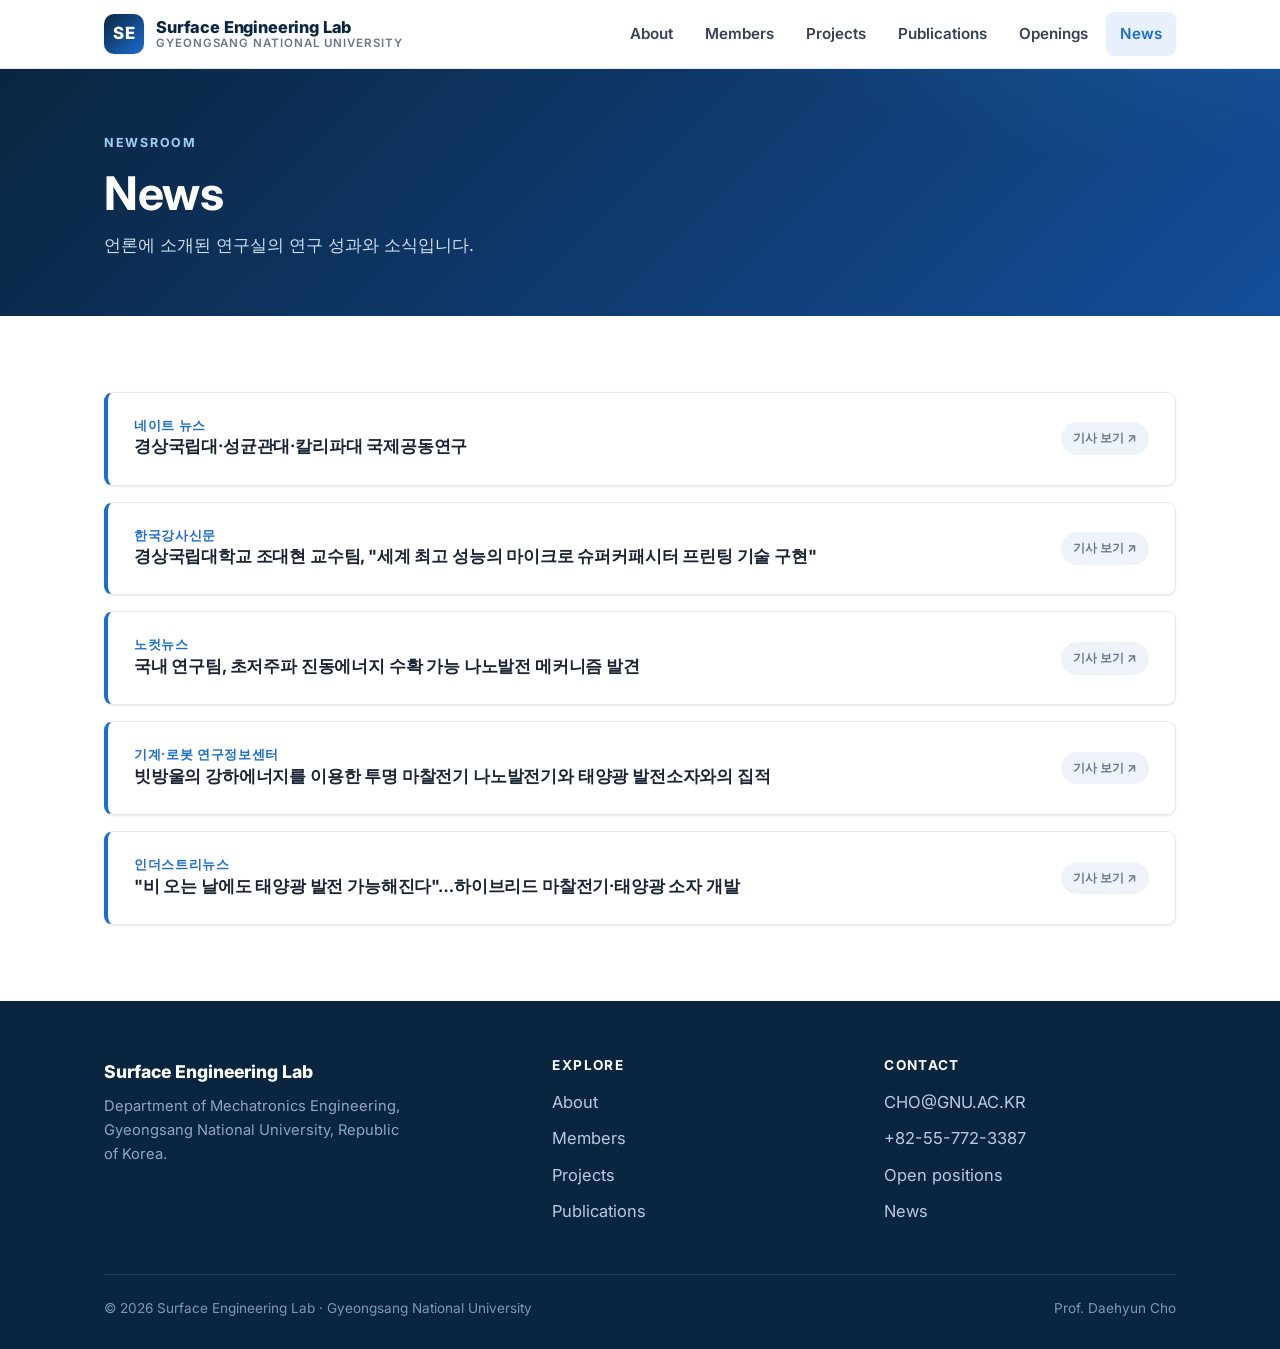
<file: news.html>
<!DOCTYPE html>
<html lang="en">
<head>
<meta charset="UTF-8" />
<meta name="viewport" content="width=device-width, initial-scale=1.0" />
<title>News · Surface Engineering Lab</title>
<meta name="description" content="News and media coverage of the Surface Engineering Laboratory at Gyeongsang National University." />
<link rel="preconnect" href="https://fonts.googleapis.com" />
<link rel="preconnect" href="https://fonts.gstatic.com" crossorigin />
<link href="https://fonts.googleapis.com/css2?family=Inter:wght@400;500;600;700;800&display=swap" rel="stylesheet" />
<link rel="stylesheet" href="style.css" />
</head>
<body>

<header class="site-header">
  <nav class="nav">
    <a class="brand" href="index.html">
      <span class="logo">SE</span>
      <span class="brand-text">
        <span class="name">Surface Engineering Lab</span>
        <span class="sub">Gyeongsang National University</span>
      </span>
    </a>
    <button class="nav-toggle" aria-label="Toggle menu" onclick="document.getElementById('menu').classList.toggle('open')">
      <span></span><span></span><span></span>
    </button>
    <ul class="nav-links" id="menu">
      <li><a href="index.html">About</a></li>
      <li><a href="members.html">Members</a></li>
      <li><a href="projects.html">Projects</a></li>
      <li><a href="publications.html">Publications</a></li>
      <li><a href="openings.html">Openings</a></li>
      <li><a href="news.html" class="active">News</a></li>
    </ul>
  </nav>
</header>

<div class="page-head">
  <div class="container">
    <div class="kicker">Newsroom</div>
    <h1>News</h1>
    <p>언론에 소개된 연구실의 연구 성과와 소식입니다.</p>
  </div>
</div>

<section>
  <div class="container">
    <div class="grid" style="gap:16px">

      <a class="news-item" href="https://news.nate.com/view/20251208n06717" target="_blank" rel="noopener">
        <div>
          <div class="outlet">네이트 뉴스</div>
          <h3>경상국립대·성균관대·칼리파대 국제공동연구</h3>
        </div>
        <span class="news-tag">기사 보기 ↗</span>
      </a>

      <a class="news-item" href="https://www.lecturernews.com/news/articleView.html?idxno=192192" target="_blank" rel="noopener">
        <div>
          <div class="outlet">한국강사신문</div>
          <h3>경상국립대학교 조대현 교수팀, "세계 최고 성능의 마이크로 슈퍼커패시터 프린팅 기술 구현"</h3>
        </div>
        <span class="news-tag">기사 보기 ↗</span>
      </a>

      <a class="news-item" href="https://m.nocutnews.co.kr/news/amp/6210772" target="_blank" rel="noopener">
        <div>
          <div class="outlet">노컷뉴스</div>
          <h3>국내 연구팀, 초저주파 진동에너지 수확 가능 나노발전 메커니즘 발견</h3>
        </div>
        <span class="news-tag">기사 보기 ↗</span>
      </a>

      <a class="news-item" href="https://materic.or.kr/mp/content?listType=10&amp;f_id=173" target="_blank" rel="noopener">
        <div>
          <div class="outlet">기계·로봇 연구정보센터</div>
          <h3>빗방울의 강하에너지를 이용한 투명 마찰전기 나노발전기와 태양광 발전소자와의 집적</h3>
        </div>
        <span class="news-tag">기사 보기 ↗</span>
      </a>

      <a class="news-item" href="https://www.industrynews.co.kr/news/articleView.html?idxno=45275" target="_blank" rel="noopener">
        <div>
          <div class="outlet">인더스트리뉴스</div>
          <h3>"비 오는 날에도 태양광 발전 가능해진다"…하이브리드 마찰전기·태양광 소자 개발</h3>
        </div>
        <span class="news-tag">기사 보기 ↗</span>
      </a>

    </div>
  </div>
</section>

<footer class="site-footer">
  <div class="container">
    <div class="footer-grid">
      <div class="footer-brand">
        <div class="name">Surface Engineering Lab</div>
        <p>Department of Mechatronics Engineering, Gyeongsang National University, Republic of Korea.</p>
      </div>
      <div>
        <h4>Explore</h4>
        <ul class="footer-links">
          <li><a href="index.html">About</a></li>
          <li><a href="members.html">Members</a></li>
          <li><a href="projects.html">Projects</a></li>
          <li><a href="publications.html">Publications</a></li>
        </ul>
      </div>
      <div>
        <h4>Contact</h4>
        <ul class="footer-links">
          <li><a href="mailto:CHO@GNU.AC.KR">CHO@GNU.AC.KR</a></li>
          <li>+82-55-772-3387</li>
          <li><a href="openings.html">Open positions</a></li>
          <li><a href="news.html">News</a></li>
        </ul>
      </div>
    </div>
    <div class="footer-bottom">
      <span>© 2026 Surface Engineering Lab · Gyeongsang National University</span>
      <span>Prof. Daehyun Cho</span>
    </div>
  </div>
</footer>

</body>
</html>
</file>
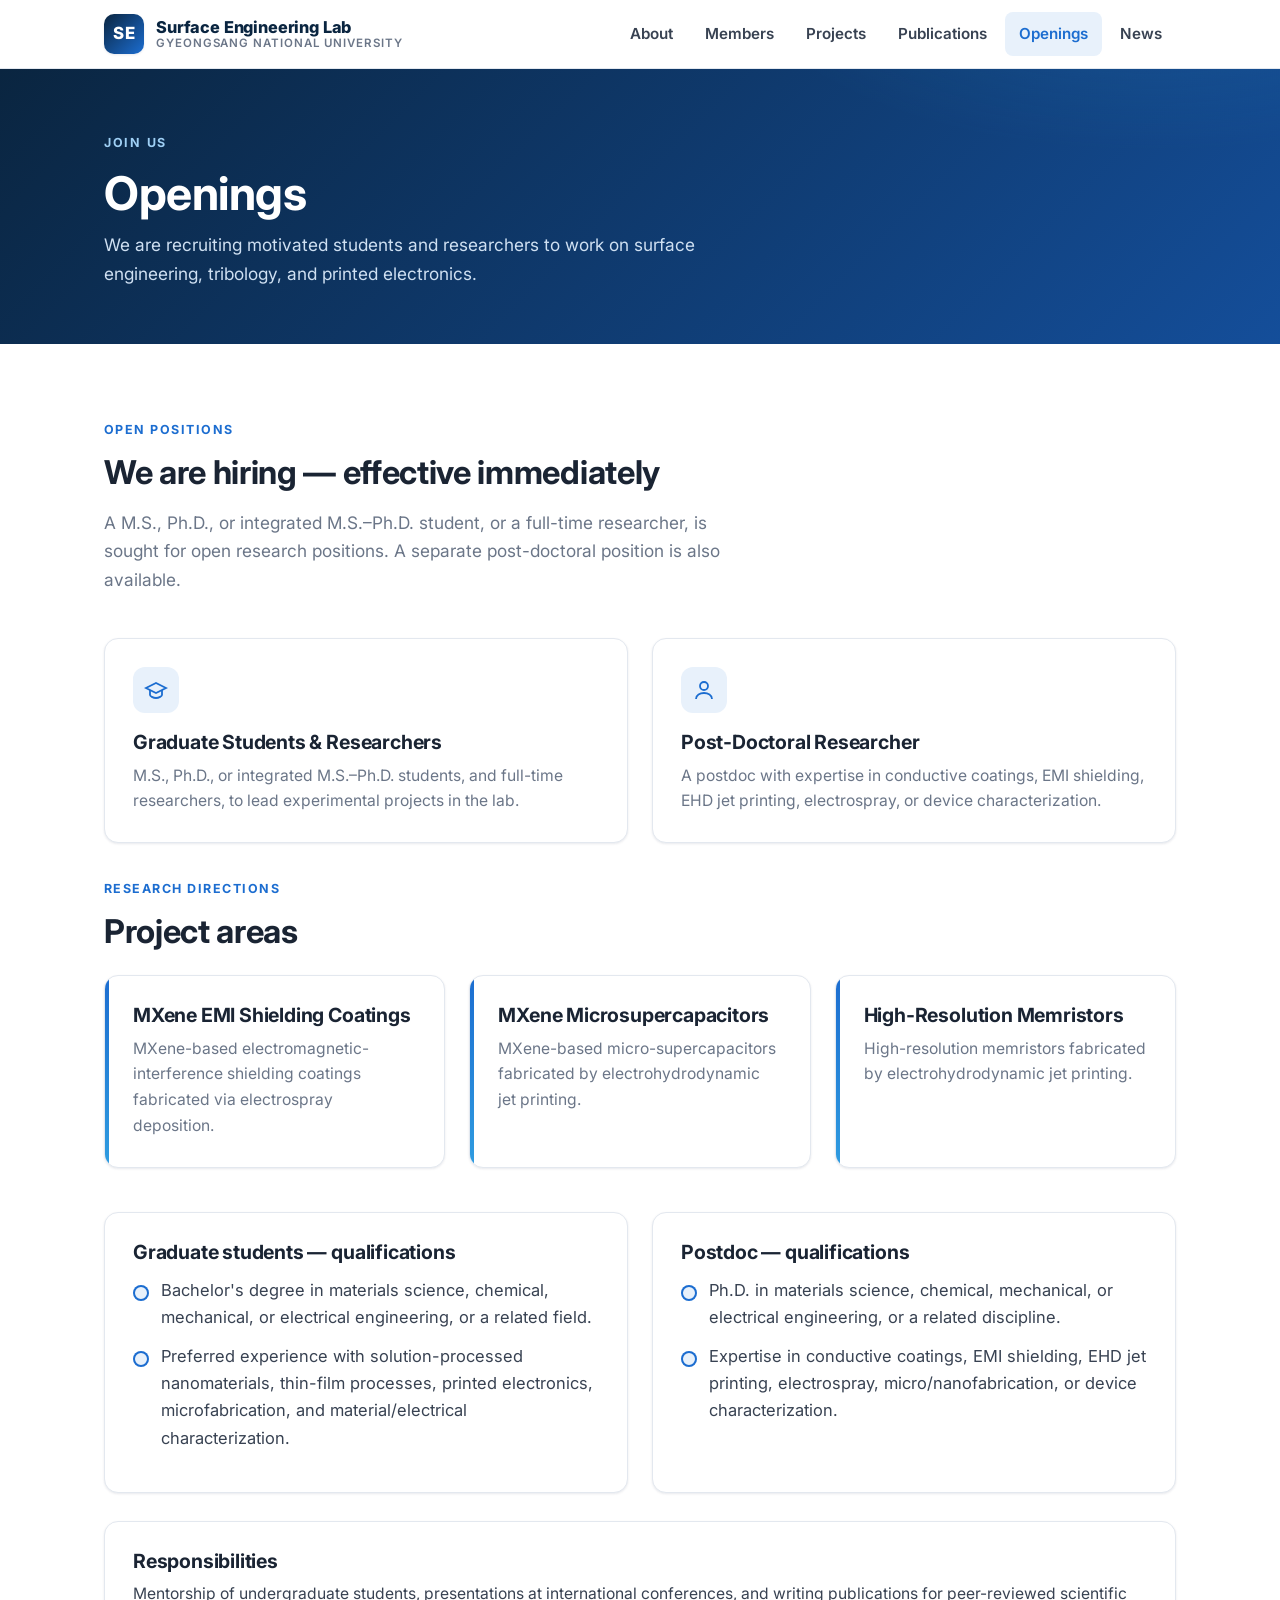
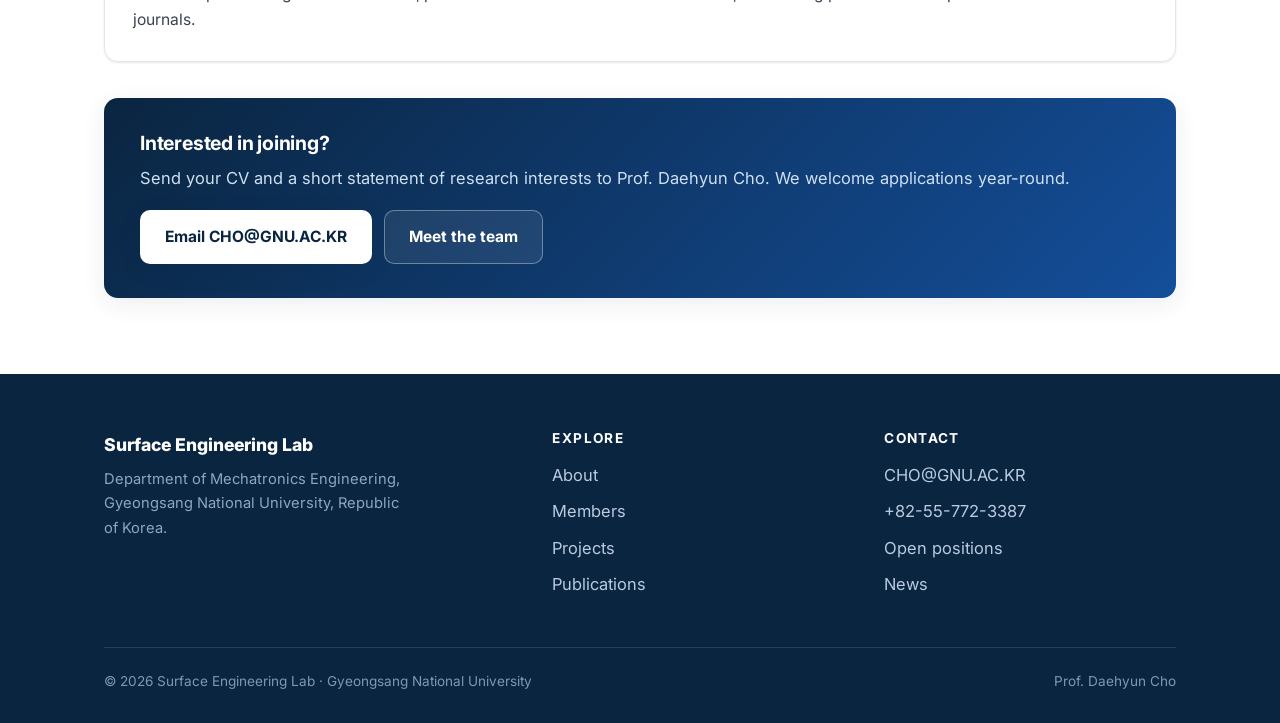
<file: openings.html>
<!DOCTYPE html>
<html lang="en">
<head>
<meta charset="UTF-8" />
<meta name="viewport" content="width=device-width, initial-scale=1.0" />
<title>Openings · Surface Engineering Lab</title>
<meta name="description" content="Open positions in the Surface Engineering Laboratory — graduate students, researchers, and postdocs." />
<link rel="preconnect" href="https://fonts.googleapis.com" />
<link rel="preconnect" href="https://fonts.gstatic.com" crossorigin />
<link href="https://fonts.googleapis.com/css2?family=Inter:wght@400;500;600;700;800&display=swap" rel="stylesheet" />
<link rel="stylesheet" href="style.css" />
</head>
<body>

<header class="site-header">
  <nav class="nav">
    <a class="brand" href="index.html">
      <span class="logo">SE</span>
      <span class="brand-text">
        <span class="name">Surface Engineering Lab</span>
        <span class="sub">Gyeongsang National University</span>
      </span>
    </a>
    <button class="nav-toggle" aria-label="Toggle menu" onclick="document.getElementById('menu').classList.toggle('open')">
      <span></span><span></span><span></span>
    </button>
    <ul class="nav-links" id="menu">
      <li><a href="index.html">About</a></li>
      <li><a href="members.html">Members</a></li>
      <li><a href="projects.html">Projects</a></li>
      <li><a href="publications.html">Publications</a></li>
      <li><a href="openings.html" class="active">Openings</a></li>
      <li><a href="news.html">News</a></li>
    </ul>
  </nav>
</header>

<div class="page-head">
  <div class="container">
    <div class="kicker">Join Us</div>
    <h1>Openings</h1>
    <p>We are recruiting motivated students and researchers to work on surface engineering, tribology, and printed electronics.</p>
  </div>
</div>

<section>
  <div class="container">
    <div class="section-head">
      <div class="kicker">Open Positions</div>
      <h2>We are hiring — effective immediately</h2>
      <p>A M.S., Ph.D., or integrated M.S.–Ph.D. student, or a full-time researcher, is sought for open research positions. A separate post-doctoral position is also available.</p>
    </div>

    <div class="grid grid-2" style="margin-bottom:36px">
      <div class="card">
        <div class="icon" aria-hidden="true">
          <svg viewBox="0 0 24 24" fill="none" stroke="currentColor" stroke-width="1.8"><path d="M22 10L12 5 2 10l10 5 10-5z"/><path d="M6 12v5c0 1 3 3 6 3s6-2 6-3v-5"/></svg>
        </div>
        <h3>Graduate Students &amp; Researchers</h3>
        <p>M.S., Ph.D., or integrated M.S.–Ph.D. students, and full-time researchers, to lead experimental projects in the lab.</p>
      </div>
      <div class="card">
        <div class="icon" aria-hidden="true">
          <svg viewBox="0 0 24 24" fill="none" stroke="currentColor" stroke-width="1.8"><circle cx="12" cy="8" r="4"/><path d="M4 21c0-4 4-6 8-6s8 2 8 6"/></svg>
        </div>
        <h3>Post-Doctoral Researcher</h3>
        <p>A postdoc with expertise in conductive coatings, EMI shielding, EHD jet printing, electrospray, or device characterization.</p>
      </div>
    </div>

    <div class="section-head" style="margin-bottom:24px">
      <div class="kicker">Research Directions</div>
      <h2>Project areas</h2>
    </div>
    <div class="grid grid-3" style="margin-bottom:44px">
      <div class="card area-card">
        <h3>MXene EMI Shielding Coatings</h3>
        <p>MXene-based electromagnetic-interference shielding coatings fabricated via electrospray deposition.</p>
      </div>
      <div class="card area-card">
        <h3>MXene Microsupercapacitors</h3>
        <p>MXene-based micro-supercapacitors fabricated by electrohydrodynamic jet printing.</p>
      </div>
      <div class="card area-card">
        <h3>High-Resolution Memristors</h3>
        <p>High-resolution memristors fabricated by electrohydrodynamic jet printing.</p>
      </div>
    </div>

    <div class="grid grid-2">
      <div class="card">
        <h3>Graduate students — qualifications</h3>
        <ul class="req-list">
          <li>Bachelor's degree in materials science, chemical, mechanical, or electrical engineering, or a related field.</li>
          <li>Preferred experience with solution-processed nanomaterials, thin-film processes, printed electronics, microfabrication, and material/electrical characterization.</li>
        </ul>
      </div>
      <div class="card">
        <h3>Postdoc — qualifications</h3>
        <ul class="req-list">
          <li>Ph.D. in materials science, chemical, mechanical, or electrical engineering, or a related discipline.</li>
          <li>Expertise in conductive coatings, EMI shielding, EHD jet printing, electrospray, micro/nanofabrication, or device characterization.</li>
        </ul>
      </div>
    </div>

    <div style="margin-top:28px">
      <div class="card">
        <h3>Responsibilities</h3>
        <p style="color:var(--text)">Mentorship of undergraduate students, presentations at international conferences, and writing publications for peer-reviewed scientific journals.</p>
      </div>
    </div>

    <div class="callout" style="margin-top:36px">
      <h3>Interested in joining?</h3>
      <p>Send your CV and a short statement of research interests to Prof. Daehyun Cho. We welcome applications year-round.</p>
      <div style="margin-top:18px;display:flex;flex-wrap:wrap;gap:12px">
        <a class="btn btn-primary" href="mailto:CHO@GNU.AC.KR">Email CHO@GNU.AC.KR</a>
        <a class="btn btn-ghost" href="members.html">Meet the team</a>
      </div>
    </div>
  </div>
</section>

<footer class="site-footer">
  <div class="container">
    <div class="footer-grid">
      <div class="footer-brand">
        <div class="name">Surface Engineering Lab</div>
        <p>Department of Mechatronics Engineering, Gyeongsang National University, Republic of Korea.</p>
      </div>
      <div>
        <h4>Explore</h4>
        <ul class="footer-links">
          <li><a href="index.html">About</a></li>
          <li><a href="members.html">Members</a></li>
          <li><a href="projects.html">Projects</a></li>
          <li><a href="publications.html">Publications</a></li>
        </ul>
      </div>
      <div>
        <h4>Contact</h4>
        <ul class="footer-links">
          <li><a href="mailto:CHO@GNU.AC.KR">CHO@GNU.AC.KR</a></li>
          <li>+82-55-772-3387</li>
          <li><a href="openings.html">Open positions</a></li>
          <li><a href="news.html">News</a></li>
        </ul>
      </div>
    </div>
    <div class="footer-bottom">
      <span>© 2026 Surface Engineering Lab · Gyeongsang National University</span>
      <span>Prof. Daehyun Cho</span>
    </div>
  </div>
</footer>

</body>
</html>
</file>
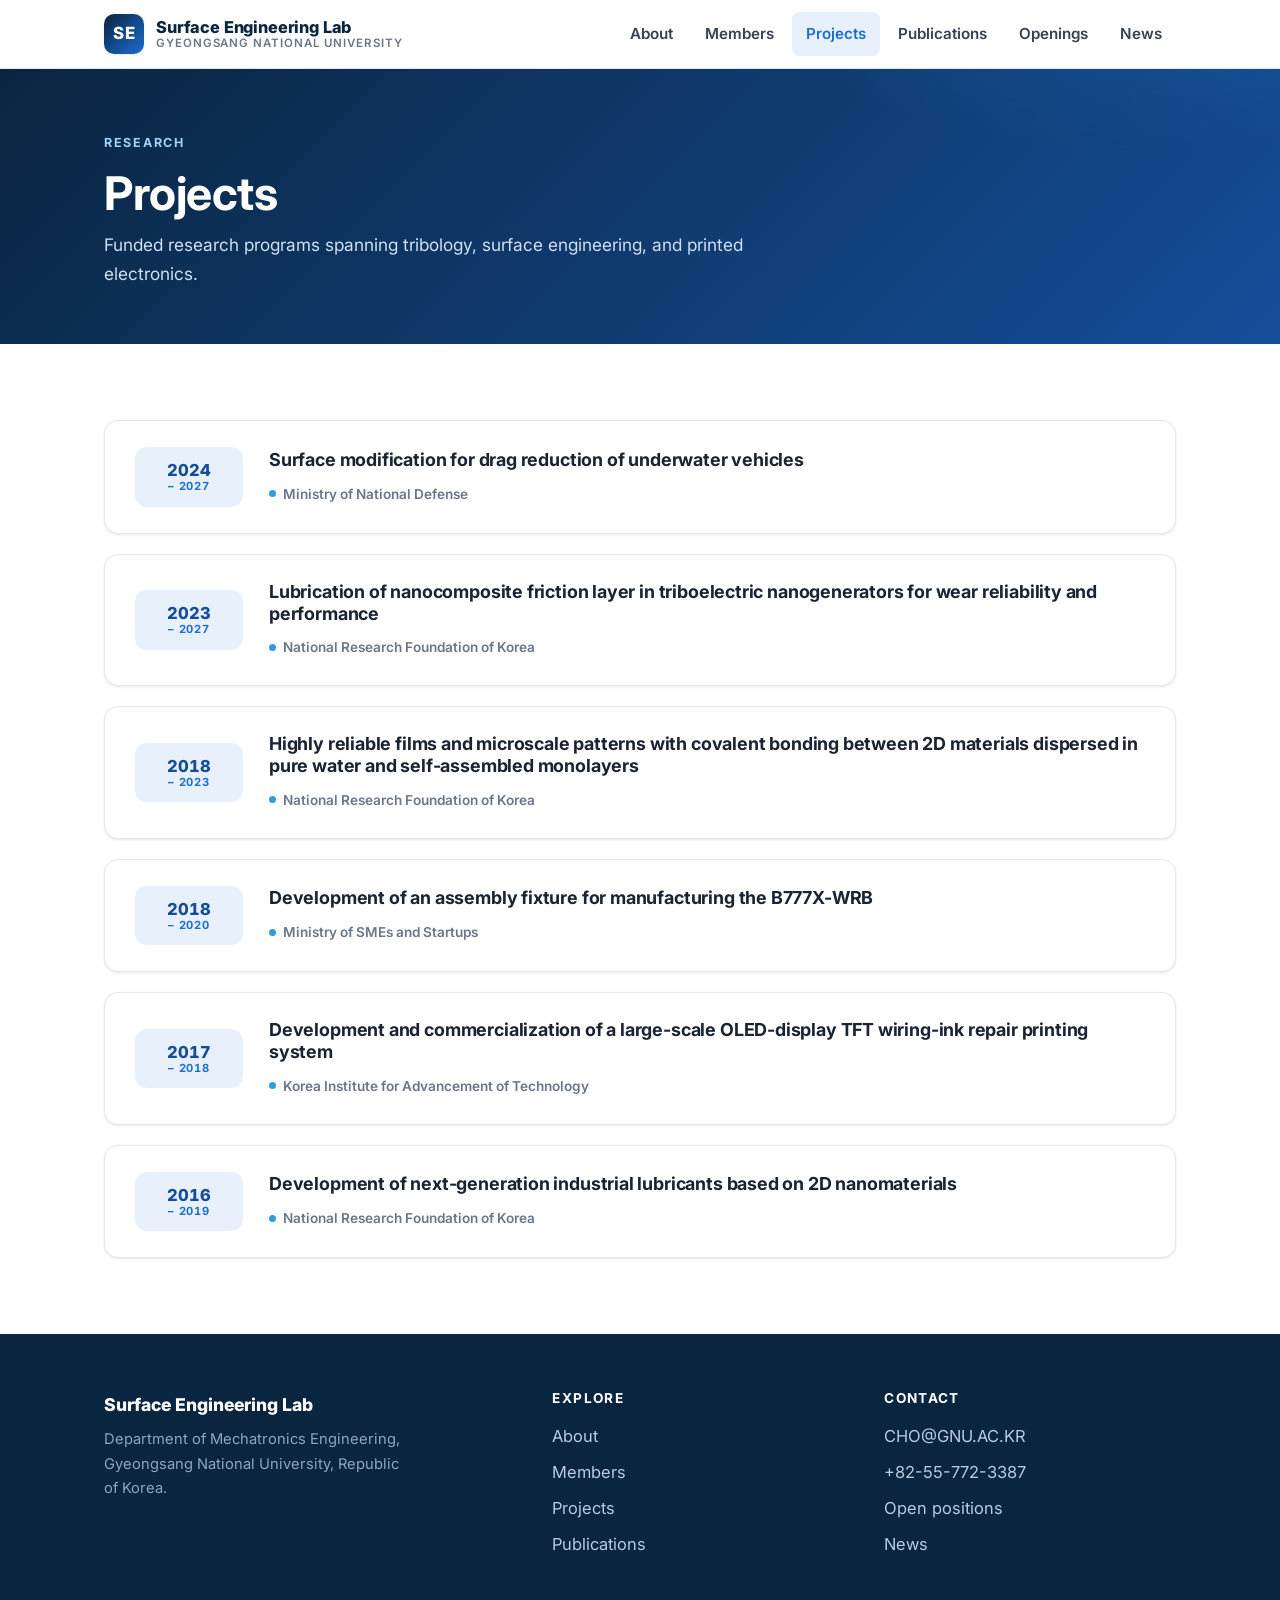
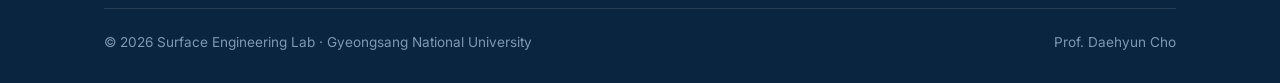
<file: projects.html>
<!DOCTYPE html>
<html lang="en">
<head>
<meta charset="UTF-8" />
<meta name="viewport" content="width=device-width, initial-scale=1.0" />
<title>Projects · Surface Engineering Lab</title>
<meta name="description" content="Research projects of the Surface Engineering Laboratory at Gyeongsang National University." />
<link rel="preconnect" href="https://fonts.googleapis.com" />
<link rel="preconnect" href="https://fonts.gstatic.com" crossorigin />
<link href="https://fonts.googleapis.com/css2?family=Inter:wght@400;500;600;700;800&display=swap" rel="stylesheet" />
<link rel="stylesheet" href="style.css" />
</head>
<body>

<header class="site-header">
  <nav class="nav">
    <a class="brand" href="index.html">
      <span class="logo">SE</span>
      <span class="brand-text">
        <span class="name">Surface Engineering Lab</span>
        <span class="sub">Gyeongsang National University</span>
      </span>
    </a>
    <button class="nav-toggle" aria-label="Toggle menu" onclick="document.getElementById('menu').classList.toggle('open')">
      <span></span><span></span><span></span>
    </button>
    <ul class="nav-links" id="menu">
      <li><a href="index.html">About</a></li>
      <li><a href="members.html">Members</a></li>
      <li><a href="projects.html" class="active">Projects</a></li>
      <li><a href="publications.html">Publications</a></li>
      <li><a href="openings.html">Openings</a></li>
      <li><a href="news.html">News</a></li>
    </ul>
  </nav>
</header>

<div class="page-head">
  <div class="container">
    <div class="kicker">Research</div>
    <h1>Projects</h1>
    <p>Funded research programs spanning tribology, surface engineering, and printed electronics.</p>
  </div>
</div>

<section>
  <div class="container">
    <div class="grid" style="gap:20px">

      <div class="project">
        <div class="years">2024<small>– 2027</small></div>
        <div>
          <h3>Surface modification for drag reduction of underwater vehicles</h3>
          <span class="funder">Ministry of National Defense</span>
        </div>
      </div>

      <div class="project">
        <div class="years">2023<small>– 2027</small></div>
        <div>
          <h3>Lubrication of nanocomposite friction layer in triboelectric nanogenerators for wear reliability and performance</h3>
          <span class="funder">National Research Foundation of Korea</span>
        </div>
      </div>

      <div class="project">
        <div class="years">2018<small>– 2023</small></div>
        <div>
          <h3>Highly reliable films and microscale patterns with covalent bonding between 2D materials dispersed in pure water and self-assembled monolayers</h3>
          <span class="funder">National Research Foundation of Korea</span>
        </div>
      </div>

      <div class="project">
        <div class="years">2018<small>– 2020</small></div>
        <div>
          <h3>Development of an assembly fixture for manufacturing the B777X-WRB</h3>
          <span class="funder">Ministry of SMEs and Startups</span>
        </div>
      </div>

      <div class="project">
        <div class="years">2017<small>– 2018</small></div>
        <div>
          <h3>Development and commercialization of a large-scale OLED-display TFT wiring-ink repair printing system</h3>
          <span class="funder">Korea Institute for Advancement of Technology</span>
        </div>
      </div>

      <div class="project">
        <div class="years">2016<small>– 2019</small></div>
        <div>
          <h3>Development of next-generation industrial lubricants based on 2D nanomaterials</h3>
          <span class="funder">National Research Foundation of Korea</span>
        </div>
      </div>

    </div>
  </div>
</section>

<footer class="site-footer">
  <div class="container">
    <div class="footer-grid">
      <div class="footer-brand">
        <div class="name">Surface Engineering Lab</div>
        <p>Department of Mechatronics Engineering, Gyeongsang National University, Republic of Korea.</p>
      </div>
      <div>
        <h4>Explore</h4>
        <ul class="footer-links">
          <li><a href="index.html">About</a></li>
          <li><a href="members.html">Members</a></li>
          <li><a href="projects.html">Projects</a></li>
          <li><a href="publications.html">Publications</a></li>
        </ul>
      </div>
      <div>
        <h4>Contact</h4>
        <ul class="footer-links">
          <li><a href="mailto:CHO@GNU.AC.KR">CHO@GNU.AC.KR</a></li>
          <li>+82-55-772-3387</li>
          <li><a href="openings.html">Open positions</a></li>
          <li><a href="news.html">News</a></li>
        </ul>
      </div>
    </div>
    <div class="footer-bottom">
      <span>© 2026 Surface Engineering Lab · Gyeongsang National University</span>
      <span>Prof. Daehyun Cho</span>
    </div>
  </div>
</footer>

</body>
</html>
</file>
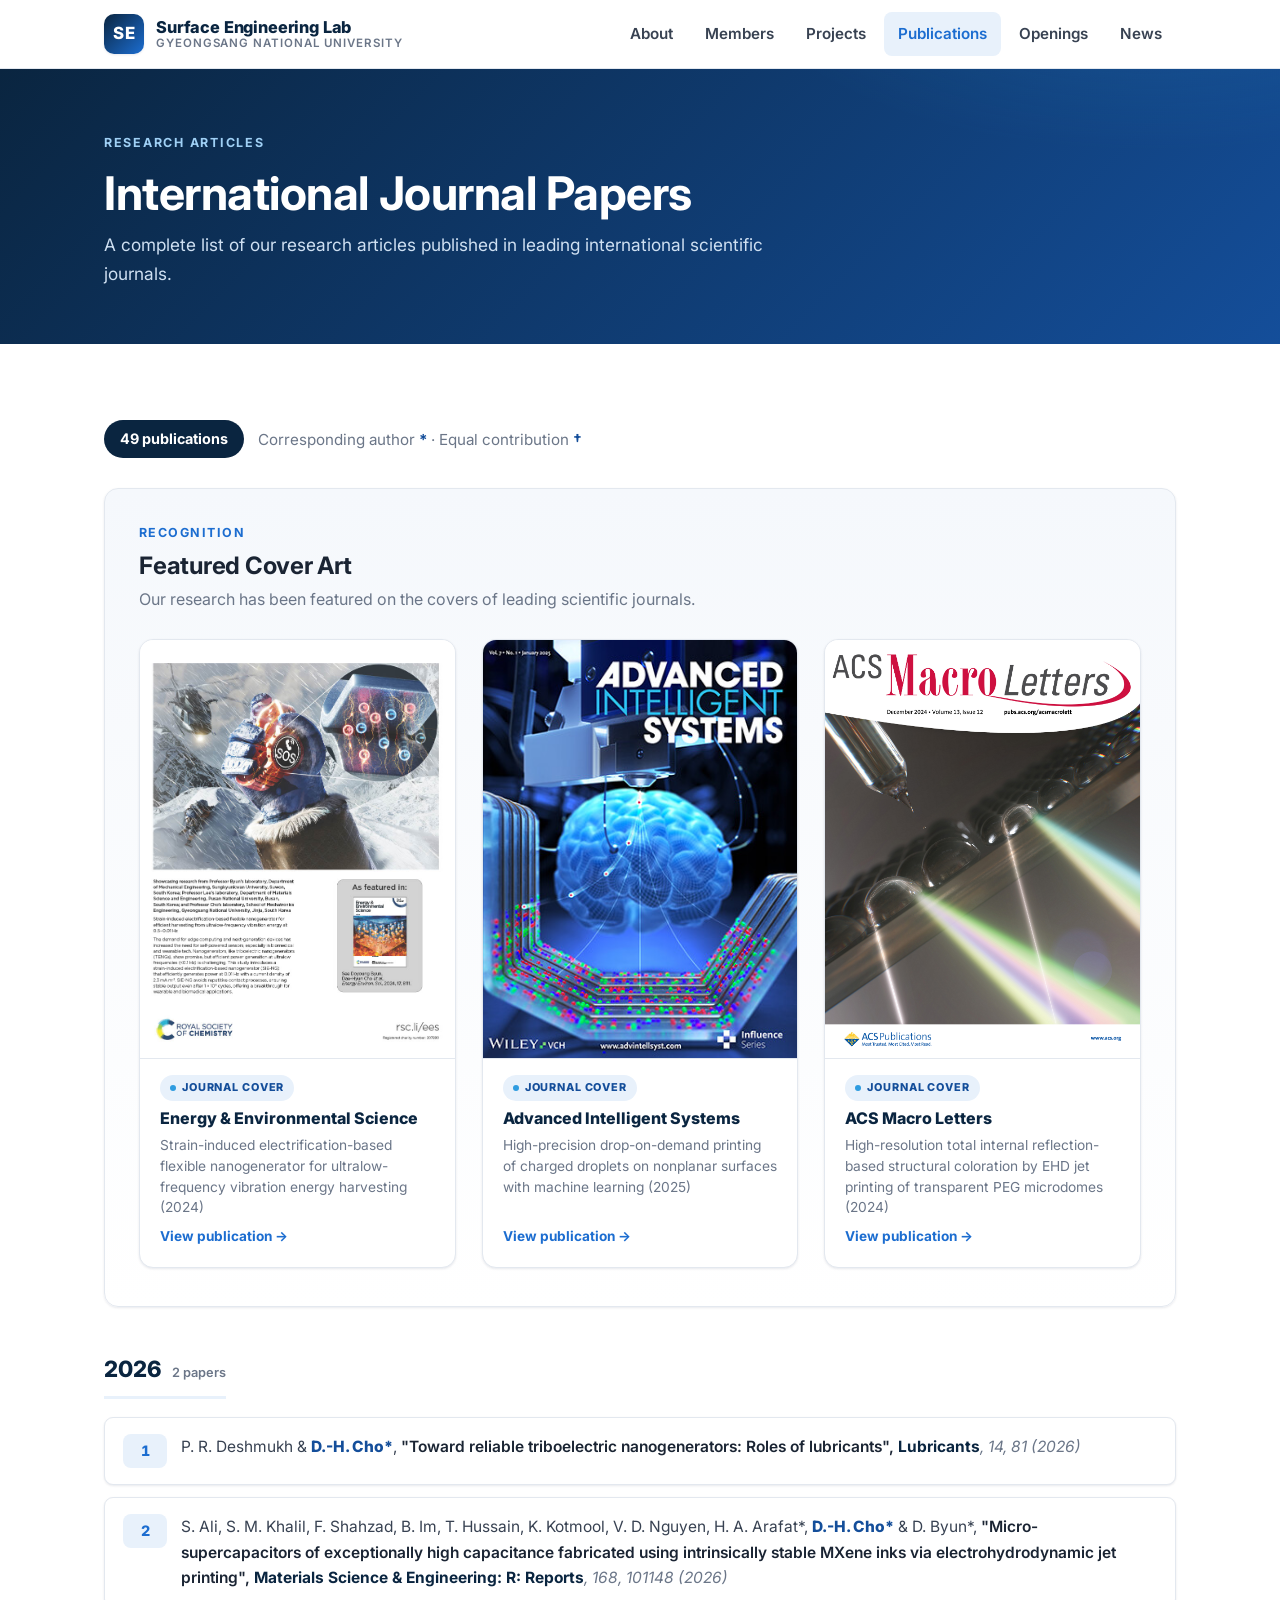
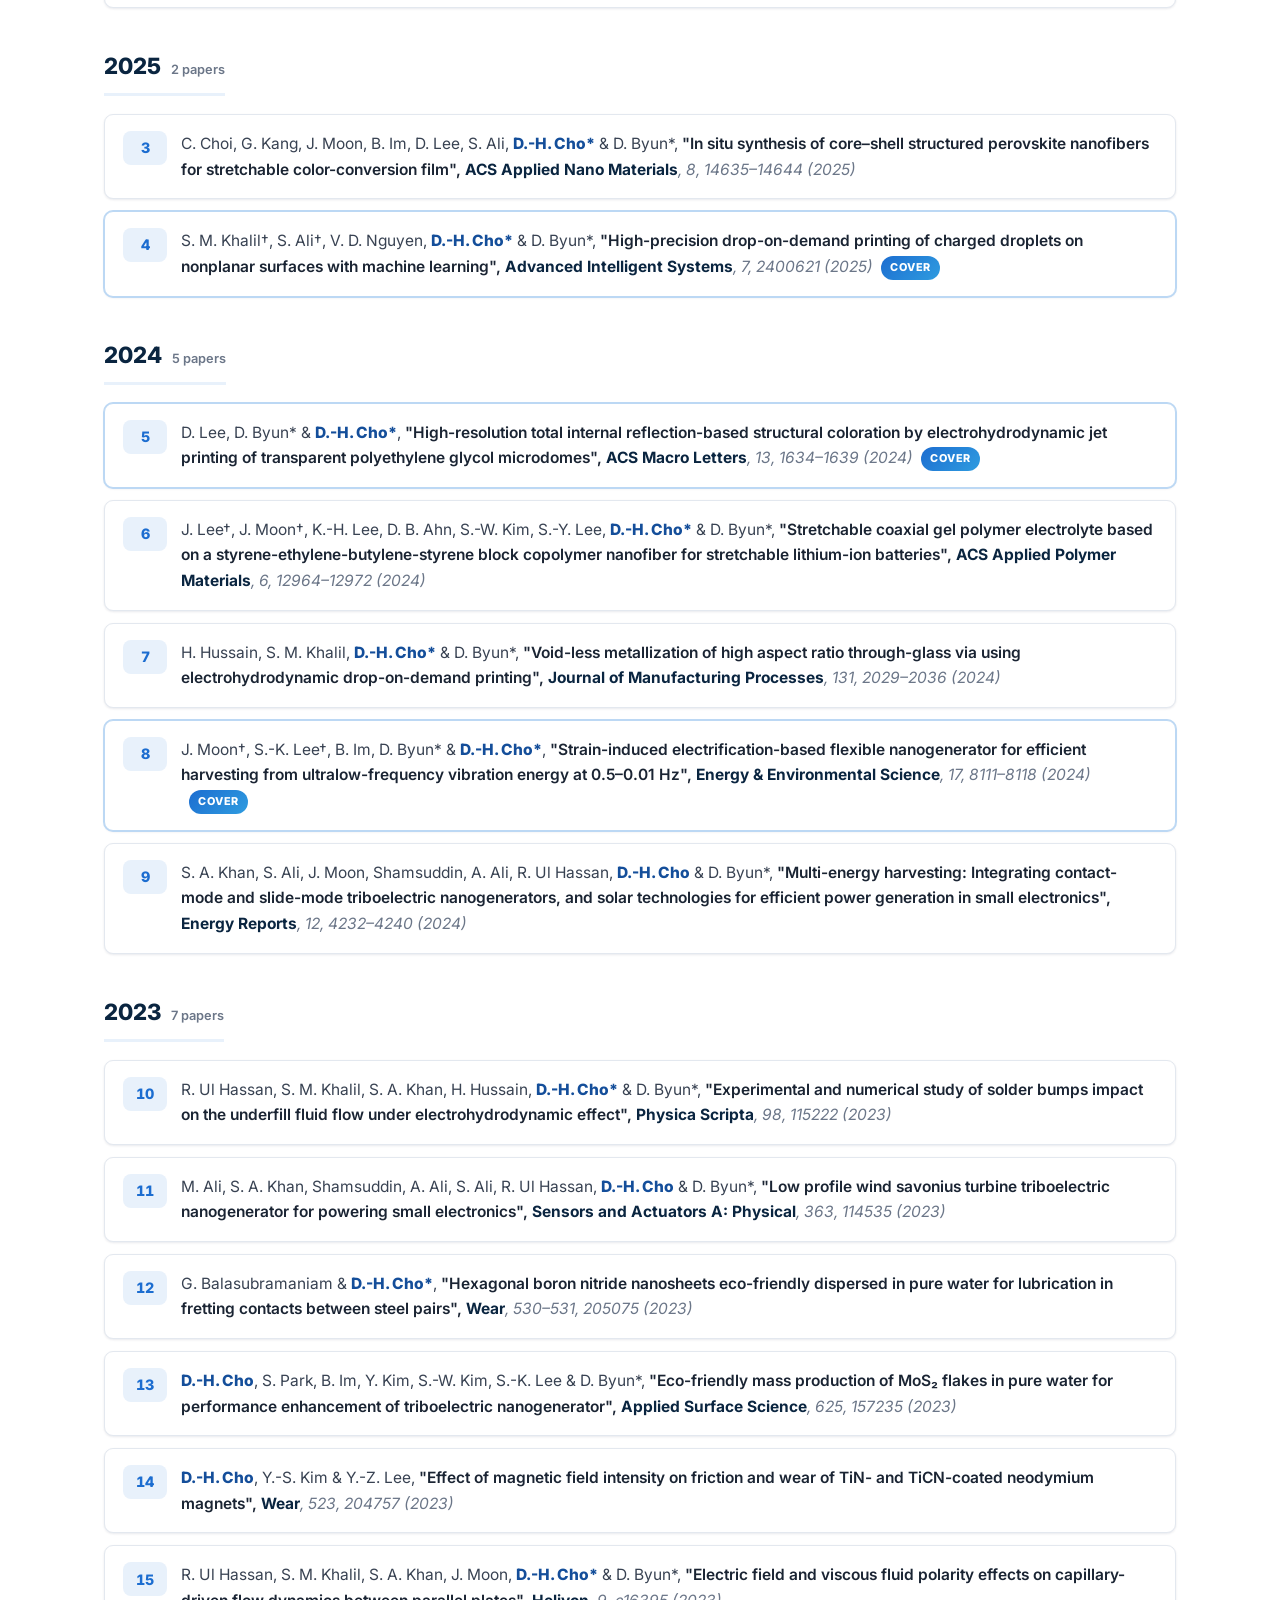
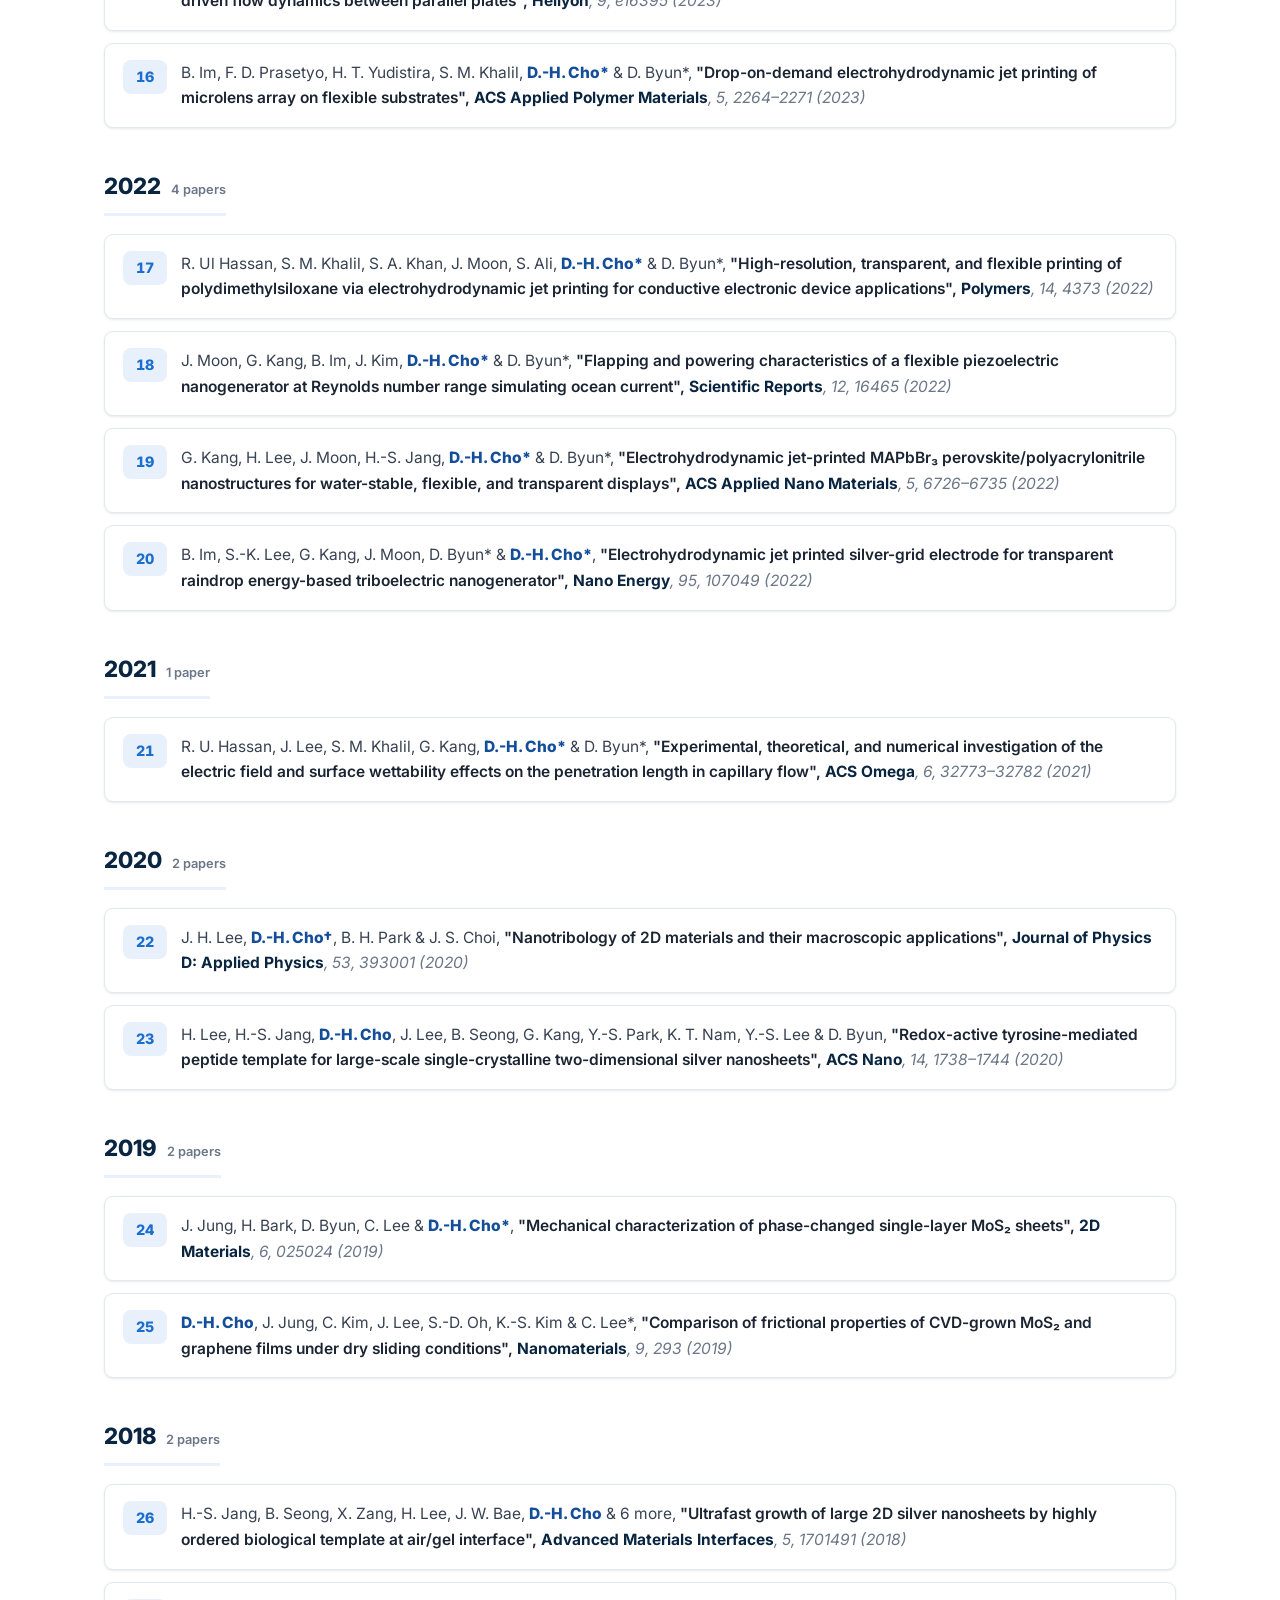
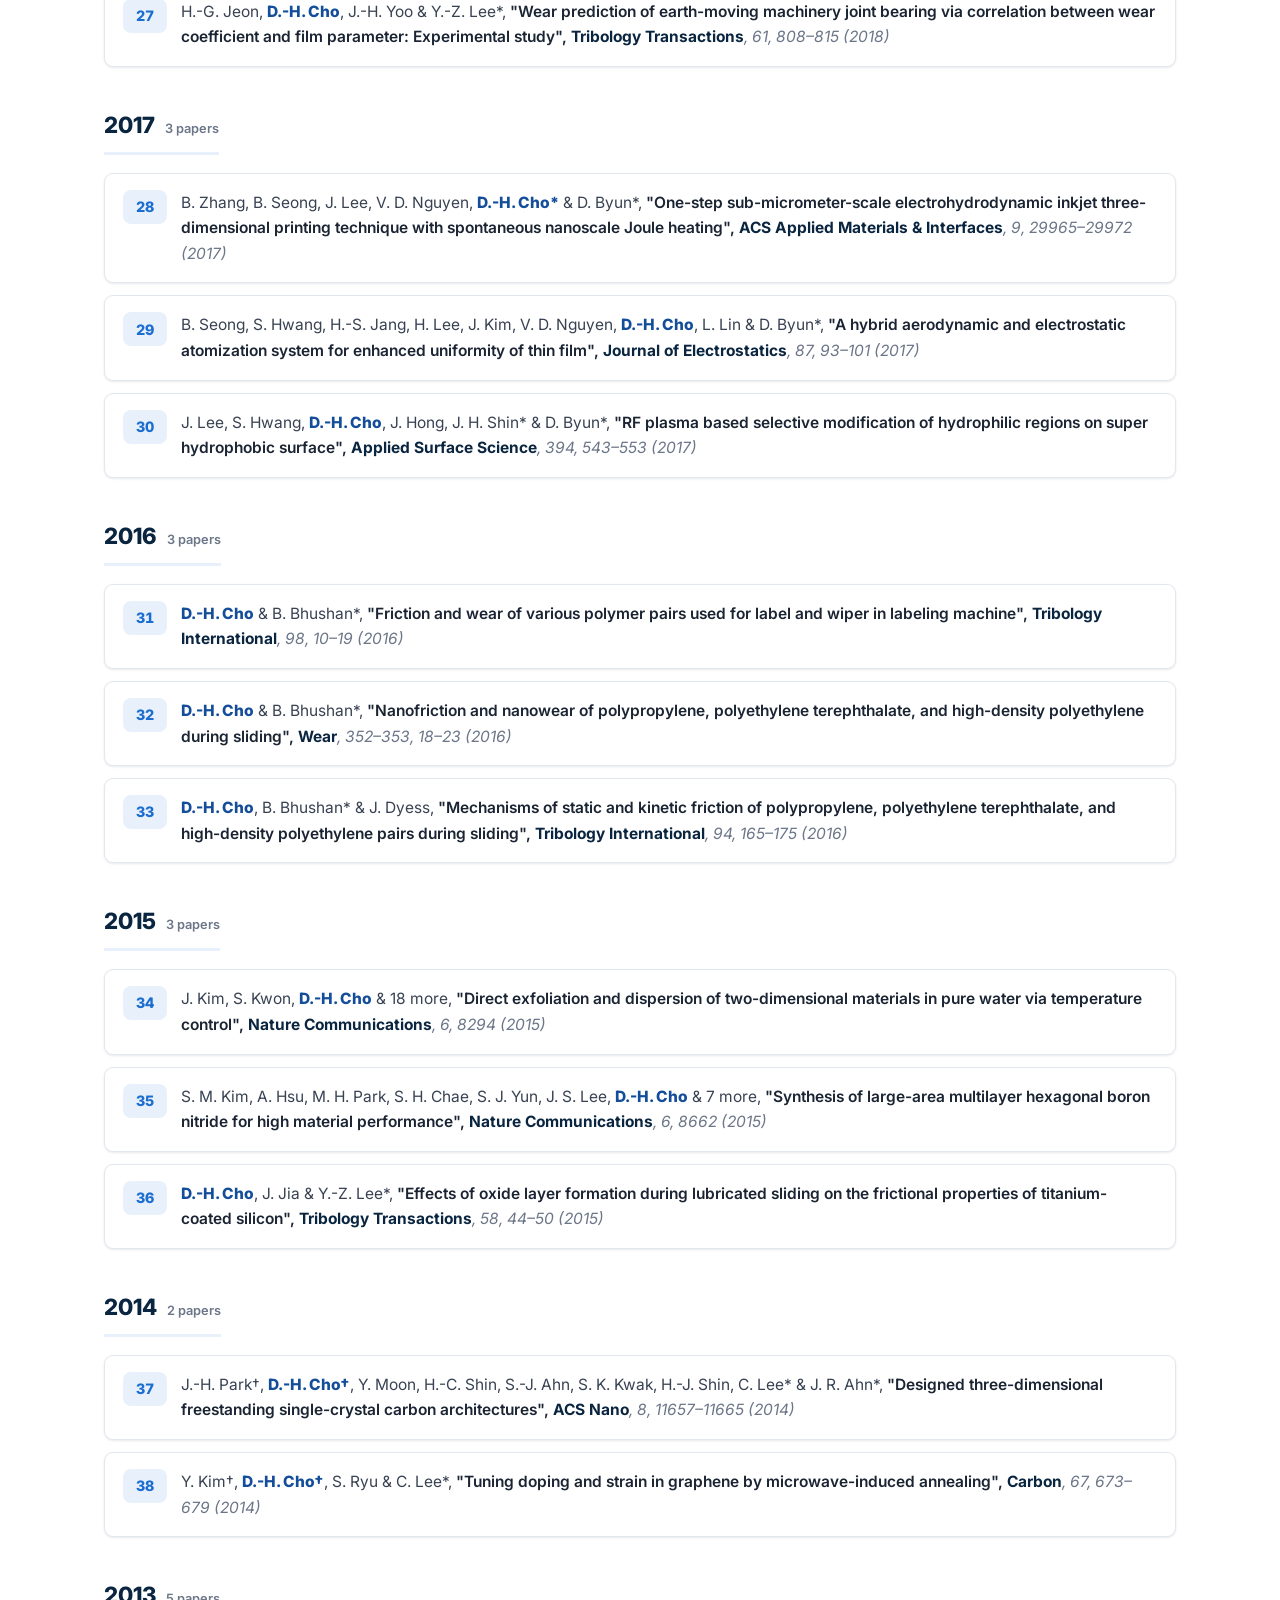
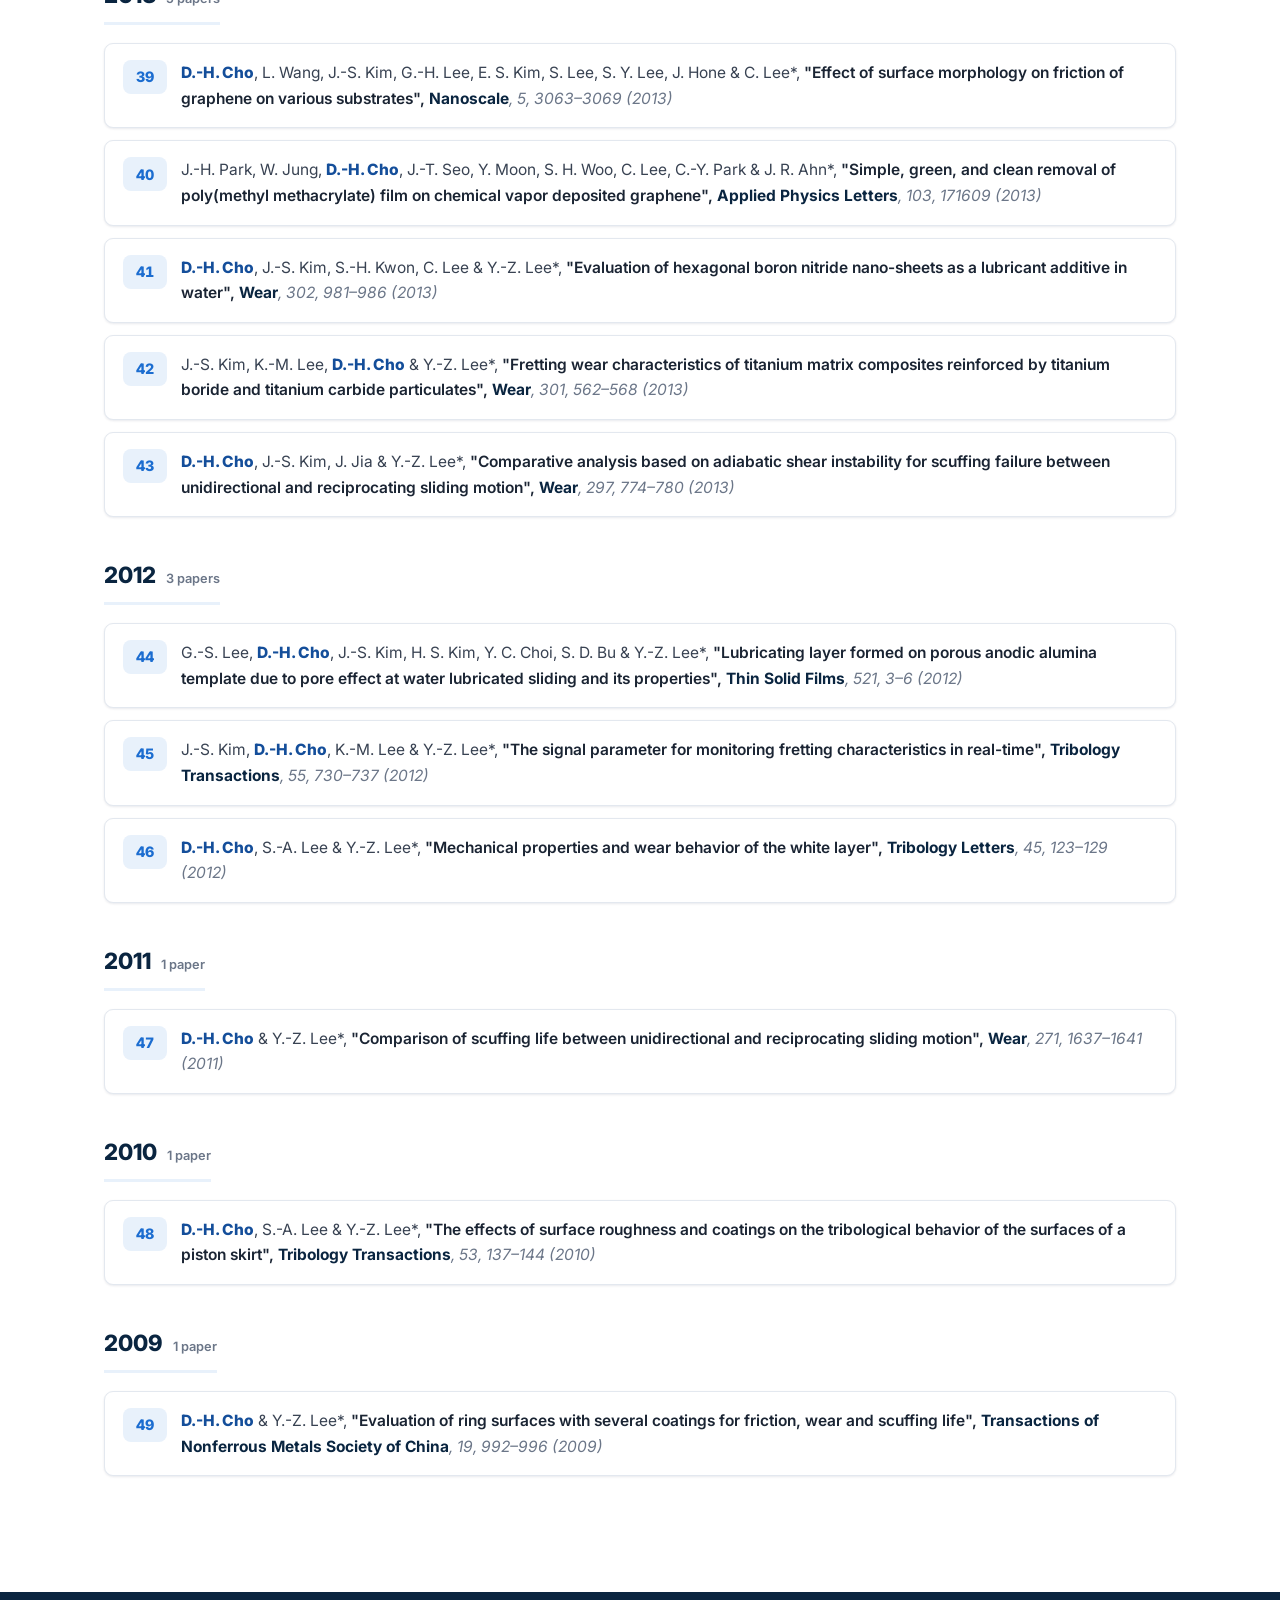
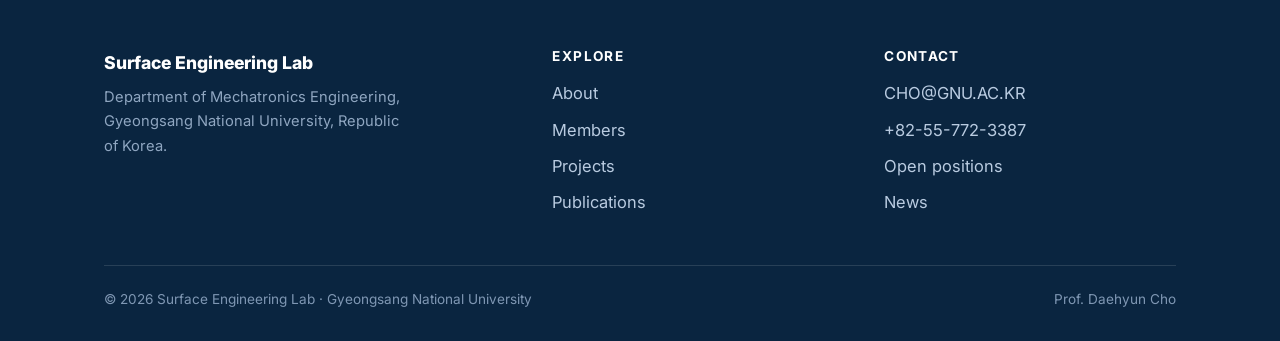
<file: publications.html>
<!DOCTYPE html>
<html lang="en">
<head>
<meta charset="UTF-8" />
<meta name="viewport" content="width=device-width, initial-scale=1.0" />
<title>Publications · Surface Engineering Lab</title>
<meta name="description" content="Peer-reviewed publications of the Surface Engineering Laboratory, Gyeongsang National University." />
<link rel="preconnect" href="https://fonts.googleapis.com" />
<link rel="preconnect" href="https://fonts.gstatic.com" crossorigin />
<link href="https://fonts.googleapis.com/css2?family=Inter:wght@400;500;600;700;800&display=swap" rel="stylesheet" />
<link rel="stylesheet" href="style.css" />
</head>
<body>

<header class="site-header">
  <nav class="nav">
    <a class="brand" href="index.html">
      <span class="logo">SE</span>
      <span class="brand-text">
        <span class="name">Surface Engineering Lab</span>
        <span class="sub">Gyeongsang National University</span>
      </span>
    </a>
    <button class="nav-toggle" aria-label="Toggle menu" onclick="document.getElementById('menu').classList.toggle('open')">
      <span></span><span></span><span></span>
    </button>
    <ul class="nav-links" id="menu">
      <li><a href="index.html">About</a></li>
      <li><a href="members.html">Members</a></li>
      <li><a href="projects.html">Projects</a></li>
      <li><a href="publications.html" class="active">Publications</a></li>
      <li><a href="openings.html">Openings</a></li>
      <li><a href="news.html">News</a></li>
    </ul>
  </nav>
</header>

<div class="page-head">
  <div class="container">
    <div class="kicker">Research Articles</div>
    <h1>International Journal Papers</h1>
    <p>A complete list of our research articles published in leading international scientific journals.</p>
  </div>
</div>

<section>
  <div class="container">
    <div class="pub-toolbar">
      <span class="pub-count">49 publications</span>
      <span style="color:var(--muted);font-size:.95rem">Corresponding author <span style="color:var(--blue-dark);font-weight:700">*</span> · Equal contribution <span style="color:var(--blue-dark);font-weight:700">†</span></span>
    </div>

    <!-- ===== Featured journal covers =====
         Cover images load from a "covers/" folder next to this file,
         using EXACTLY these filenames:
           covers/energy-environ-sci.jpg   (Energy & Environmental Science)
           covers/adv-intell-syst.jpg      (Advanced Intelligent Systems)
           covers/acs-macro-lett.jpg       (ACS Macro Letters)
         Until the files exist, a striped placeholder is shown automatically. -->
    <div class="cover-showcase">
      <div class="kicker">RECOGNITION</div>
      <h2>Featured Cover Art</h2>
      <p class="sub">Our research has been featured on the covers of leading scientific journals. </p>
      <div class="cover-grid">

        <a class="cover-card" href="https://pubs.rsc.org/ee/article/17/21/8111/848704/Strain-induced-electrification-based-flexible" target="_blank" rel="noopener">
          <div class="cover-frame">
            <img src="covers/energy-environ-sci.jpg" alt="Energy &amp; Environmental Science cover" onerror="this.style.display='none'">
            <div class="cover-ph"><strong>Energy &amp; Environmental Science</strong><span>Add covers/energy-environ-sci.jpg</span></div>
          </div>
          <div class="cover-meta">
            <span class="cover-tag">Journal Cover</span>
            <span class="cover-journal">Energy &amp; Environmental Science</span>
            <span class="cover-desc">Strain-induced electrification-based flexible nanogenerator for ultralow-frequency vibration energy harvesting (2024)</span>
            <span class="cover-link">View publication →</span>
          </div>
        </a>

        <a class="cover-card" href="https://advanced.onlinelibrary.wiley.com/doi/10.1002/aisy.202400621" target="_blank" rel="noopener">
          <div class="cover-frame">
            <img src="covers/adv-intell-syst.jpg" alt="Advanced Intelligent Systems cover" onerror="this.style.display='none'">
            <div class="cover-ph"><strong>Advanced Intelligent Systems</strong><span>Add covers/adv-intell-syst.jpg</span></div>
          </div>
          <div class="cover-meta">
            <span class="cover-tag">Journal Cover</span>
            <span class="cover-journal">Advanced Intelligent Systems</span>
            <span class="cover-desc">High-precision drop-on-demand printing of charged droplets on nonplanar surfaces with machine learning (2025)</span>
            <span class="cover-link">View publication →</span>
          </div>
        </a>

        <a class="cover-card" href="https://pubs.acs.org/doi/10.1021/acsmacrolett.4c00512" target="_blank" rel="noopener">
          <div class="cover-frame">
            <img src="covers/acs-macro-lett.jpg" alt="ACS Macro Letters cover" onerror="this.style.display='none'">
            <div class="cover-ph"><strong>ACS Macro Letters</strong><span>Add covers/acs-macro-lett.jpg</span></div>
          </div>
          <div class="cover-meta">
            <span class="cover-tag">Journal Cover</span>
            <span class="cover-journal">ACS Macro Letters</span>
            <span class="cover-desc">High-resolution total internal reflection-based structural coloration by EHD jet printing of transparent PEG microdomes (2024)</span>
            <span class="cover-link">View publication →</span>
          </div>
        </a>

      </div>
    </div>

    <!-- 2026 -->
    <div class="year-group">
      <div class="year-label">2026 <span>2 papers</span></div>
      <ul class="pub-list">
        <li class="pub-item"><div class="pub-num">1</div><div class="pub-body">
          <span class="pub-authors">P. R. Deshmukh &amp; <span class="me">D.-H. Cho*</span>,</span>
          <span class="pub-title">"Toward reliable triboelectric nanogenerators: Roles of lubricants",</span>
          <span class="pub-venue"><b>Lubricants</b>, 14, 81 (2026)</span>
        </div></li>
        <li class="pub-item"><div class="pub-num">2</div><div class="pub-body">
          <span class="pub-authors">S. Ali, S. M. Khalil, F. Shahzad, B. Im, T. Hussain, K. Kotmool, V. D. Nguyen, H. A. Arafat*, <span class="me">D.-H. Cho*</span> &amp; D. Byun*,</span>
          <span class="pub-title">"Micro-supercapacitors of exceptionally high capacitance fabricated using intrinsically stable MXene inks via electrohydrodynamic jet printing",</span>
          <span class="pub-venue"><b>Materials Science &amp; Engineering: R: Reports</b>, 168, 101148 (2026)</span>
        </div></li>
      </ul>
    </div>

    <!-- 2025 -->
    <div class="year-group">
      <div class="year-label">2025 <span>2 papers</span></div>
      <ul class="pub-list">
        <li class="pub-item"><div class="pub-num">3</div><div class="pub-body">
          <span class="pub-authors">C. Choi, G. Kang, J. Moon, B. Im, D. Lee, S. Ali, <span class="me">D.-H. Cho*</span> &amp; D. Byun*,</span>
          <span class="pub-title">"In situ synthesis of core–shell structured perovskite nanofibers for stretchable color-conversion film",</span>
          <span class="pub-venue"><b>ACS Applied Nano Materials</b>, 8, 14635–14644 (2025)</span>
        </div></li>
        <li class="pub-item is-cover" id="pub4"><div class="pub-num">4</div><div class="pub-body">
          <span class="pub-authors">S. M. Khalil†, S. Ali†, V. D. Nguyen, <span class="me">D.-H. Cho*</span> &amp; D. Byun*,</span>
          <span class="pub-title">"High-precision drop-on-demand printing of charged droplets on nonplanar surfaces with machine learning",</span>
          <span class="pub-venue"><b>Advanced Intelligent Systems</b>, 7, 2400621 (2025)</span><span class="pub-badge">Cover</span>
        </div></li>
      </ul>
    </div>

    <!-- 2024 -->
    <div class="year-group">
      <div class="year-label">2024 <span>5 papers</span></div>
      <ul class="pub-list">
        <li class="pub-item is-cover" id="pub5"><div class="pub-num">5</div><div class="pub-body">
          <span class="pub-authors">D. Lee, D. Byun* &amp; <span class="me">D.-H. Cho*</span>,</span>
          <span class="pub-title">"High-resolution total internal reflection-based structural coloration by electrohydrodynamic jet printing of transparent polyethylene glycol microdomes",</span>
          <span class="pub-venue"><b>ACS Macro Letters</b>, 13, 1634–1639 (2024)</span><span class="pub-badge">Cover</span>
        </div></li>
        <li class="pub-item"><div class="pub-num">6</div><div class="pub-body">
          <span class="pub-authors">J. Lee†, J. Moon†, K.-H. Lee, D. B. Ahn, S.-W. Kim, S.-Y. Lee, <span class="me">D.-H. Cho*</span> &amp; D. Byun*,</span>
          <span class="pub-title">"Stretchable coaxial gel polymer electrolyte based on a styrene-ethylene-butylene-styrene block copolymer nanofiber for stretchable lithium-ion batteries",</span>
          <span class="pub-venue"><b>ACS Applied Polymer Materials</b>, 6, 12964–12972 (2024)</span>
        </div></li>
        <li class="pub-item"><div class="pub-num">7</div><div class="pub-body">
          <span class="pub-authors">H. Hussain, S. M. Khalil, <span class="me">D.-H. Cho*</span> &amp; D. Byun*,</span>
          <span class="pub-title">"Void-less metallization of high aspect ratio through-glass via using electrohydrodynamic drop-on-demand printing",</span>
          <span class="pub-venue"><b>Journal of Manufacturing Processes</b>, 131, 2029–2036 (2024)</span>
        </div></li>
        <li class="pub-item is-cover" id="pub8"><div class="pub-num">8</div><div class="pub-body">
          <span class="pub-authors">J. Moon†, S.-K. Lee†, B. Im, D. Byun* &amp; <span class="me">D.-H. Cho*</span>,</span>
          <span class="pub-title">"Strain-induced electrification-based flexible nanogenerator for efficient harvesting from ultralow-frequency vibration energy at 0.5–0.01 Hz",</span>
          <span class="pub-venue"><b>Energy &amp; Environmental Science</b>, 17, 8111–8118 (2024)</span><span class="pub-badge">Cover</span>
        </div></li>
        <li class="pub-item"><div class="pub-num">9</div><div class="pub-body">
          <span class="pub-authors">S. A. Khan, S. Ali, J. Moon, Shamsuddin, A. Ali, R. Ul Hassan, <span class="me">D.-H. Cho</span> &amp; D. Byun*,</span>
          <span class="pub-title">"Multi-energy harvesting: Integrating contact-mode and slide-mode triboelectric nanogenerators, and solar technologies for efficient power generation in small electronics",</span>
          <span class="pub-venue"><b>Energy Reports</b>, 12, 4232–4240 (2024)</span>
        </div></li>
      </ul>
    </div>

    <!-- 2023 -->
    <div class="year-group">
      <div class="year-label">2023 <span>7 papers</span></div>
      <ul class="pub-list">
        <li class="pub-item"><div class="pub-num">10</div><div class="pub-body">
          <span class="pub-authors">R. Ul Hassan, S. M. Khalil, S. A. Khan, H. Hussain, <span class="me">D.-H. Cho*</span> &amp; D. Byun*,</span>
          <span class="pub-title">"Experimental and numerical study of solder bumps impact on the underfill fluid flow under electrohydrodynamic effect",</span>
          <span class="pub-venue"><b>Physica Scripta</b>, 98, 115222 (2023)</span>
        </div></li>
        <li class="pub-item"><div class="pub-num">11</div><div class="pub-body">
          <span class="pub-authors">M. Ali, S. A. Khan, Shamsuddin, A. Ali, S. Ali, R. Ul Hassan, <span class="me">D.-H. Cho</span> &amp; D. Byun*,</span>
          <span class="pub-title">"Low profile wind savonius turbine triboelectric nanogenerator for powering small electronics",</span>
          <span class="pub-venue"><b>Sensors and Actuators A: Physical</b>, 363, 114535 (2023)</span>
        </div></li>
        <li class="pub-item"><div class="pub-num">12</div><div class="pub-body">
          <span class="pub-authors">G. Balasubramaniam &amp; <span class="me">D.-H. Cho*</span>,</span>
          <span class="pub-title">"Hexagonal boron nitride nanosheets eco-friendly dispersed in pure water for lubrication in fretting contacts between steel pairs",</span>
          <span class="pub-venue"><b>Wear</b>, 530–531, 205075 (2023)</span>
        </div></li>
        <li class="pub-item"><div class="pub-num">13</div><div class="pub-body">
          <span class="pub-authors"><span class="me">D.-H. Cho</span>, S. Park, B. Im, Y. Kim, S.-W. Kim, S.-K. Lee &amp; D. Byun*,</span>
          <span class="pub-title">"Eco-friendly mass production of MoS₂ flakes in pure water for performance enhancement of triboelectric nanogenerator",</span>
          <span class="pub-venue"><b>Applied Surface Science</b>, 625, 157235 (2023)</span>
        </div></li>
        <li class="pub-item"><div class="pub-num">14</div><div class="pub-body">
          <span class="pub-authors"><span class="me">D.-H. Cho</span>, Y.-S. Kim &amp; Y.-Z. Lee,</span>
          <span class="pub-title">"Effect of magnetic field intensity on friction and wear of TiN- and TiCN-coated neodymium magnets",</span>
          <span class="pub-venue"><b>Wear</b>, 523, 204757 (2023)</span>
        </div></li>
        <li class="pub-item"><div class="pub-num">15</div><div class="pub-body">
          <span class="pub-authors">R. Ul Hassan, S. M. Khalil, S. A. Khan, J. Moon, <span class="me">D.-H. Cho*</span> &amp; D. Byun*,</span>
          <span class="pub-title">"Electric field and viscous fluid polarity effects on capillary-driven flow dynamics between parallel plates",</span>
          <span class="pub-venue"><b>Heliyon</b>, 9, e16395 (2023)</span>
        </div></li>
        <li class="pub-item"><div class="pub-num">16</div><div class="pub-body">
          <span class="pub-authors">B. Im, F. D. Prasetyo, H. T. Yudistira, S. M. Khalil, <span class="me">D.-H. Cho*</span> &amp; D. Byun*,</span>
          <span class="pub-title">"Drop-on-demand electrohydrodynamic jet printing of microlens array on flexible substrates",</span>
          <span class="pub-venue"><b>ACS Applied Polymer Materials</b>, 5, 2264–2271 (2023)</span>
        </div></li>
      </ul>
    </div>

    <!-- 2022 -->
    <div class="year-group">
      <div class="year-label">2022 <span>4 papers</span></div>
      <ul class="pub-list">
        <li class="pub-item"><div class="pub-num">17</div><div class="pub-body">
          <span class="pub-authors">R. Ul Hassan, S. M. Khalil, S. A. Khan, J. Moon, S. Ali, <span class="me">D.-H. Cho*</span> &amp; D. Byun*,</span>
          <span class="pub-title">"High-resolution, transparent, and flexible printing of polydimethylsiloxane via electrohydrodynamic jet printing for conductive electronic device applications",</span>
          <span class="pub-venue"><b>Polymers</b>, 14, 4373 (2022)</span>
        </div></li>
        <li class="pub-item"><div class="pub-num">18</div><div class="pub-body">
          <span class="pub-authors">J. Moon, G. Kang, B. Im, J. Kim, <span class="me">D.-H. Cho*</span> &amp; D. Byun*,</span>
          <span class="pub-title">"Flapping and powering characteristics of a flexible piezoelectric nanogenerator at Reynolds number range simulating ocean current",</span>
          <span class="pub-venue"><b>Scientific Reports</b>, 12, 16465 (2022)</span>
        </div></li>
        <li class="pub-item"><div class="pub-num">19</div><div class="pub-body">
          <span class="pub-authors">G. Kang, H. Lee, J. Moon, H.-S. Jang, <span class="me">D.-H. Cho*</span> &amp; D. Byun*,</span>
          <span class="pub-title">"Electrohydrodynamic jet-printed MAPbBr₃ perovskite/polyacrylonitrile nanostructures for water-stable, flexible, and transparent displays",</span>
          <span class="pub-venue"><b>ACS Applied Nano Materials</b>, 5, 6726–6735 (2022)</span>
        </div></li>
        <li class="pub-item"><div class="pub-num">20</div><div class="pub-body">
          <span class="pub-authors">B. Im, S.-K. Lee, G. Kang, J. Moon, D. Byun* &amp; <span class="me">D.-H. Cho*</span>,</span>
          <span class="pub-title">"Electrohydrodynamic jet printed silver-grid electrode for transparent raindrop energy-based triboelectric nanogenerator",</span>
          <span class="pub-venue"><b>Nano Energy</b>, 95, 107049 (2022)</span>
        </div></li>
      </ul>
    </div>

    <!-- 2021 -->
    <div class="year-group">
      <div class="year-label">2021 <span>1 paper</span></div>
      <ul class="pub-list">
        <li class="pub-item"><div class="pub-num">21</div><div class="pub-body">
          <span class="pub-authors">R. U. Hassan, J. Lee, S. M. Khalil, G. Kang, <span class="me">D.-H. Cho*</span> &amp; D. Byun*,</span>
          <span class="pub-title">"Experimental, theoretical, and numerical investigation of the electric field and surface wettability effects on the penetration length in capillary flow",</span>
          <span class="pub-venue"><b>ACS Omega</b>, 6, 32773–32782 (2021)</span>
        </div></li>
      </ul>
    </div>

    <!-- 2020 -->
    <div class="year-group">
      <div class="year-label">2020 <span>2 papers</span></div>
      <ul class="pub-list">
        <li class="pub-item"><div class="pub-num">22</div><div class="pub-body">
          <span class="pub-authors">J. H. Lee, <span class="me">D.-H. Cho†</span>, B. H. Park &amp; J. S. Choi,</span>
          <span class="pub-title">"Nanotribology of 2D materials and their macroscopic applications",</span>
          <span class="pub-venue"><b>Journal of Physics D: Applied Physics</b>, 53, 393001 (2020)</span>
        </div></li>
        <li class="pub-item"><div class="pub-num">23</div><div class="pub-body">
          <span class="pub-authors">H. Lee, H.-S. Jang, <span class="me">D.-H. Cho</span>, J. Lee, B. Seong, G. Kang, Y.-S. Park, K. T. Nam, Y.-S. Lee &amp; D. Byun,</span>
          <span class="pub-title">"Redox-active tyrosine-mediated peptide template for large-scale single-crystalline two-dimensional silver nanosheets",</span>
          <span class="pub-venue"><b>ACS Nano</b>, 14, 1738–1744 (2020)</span>
        </div></li>
      </ul>
    </div>

    <!-- 2019 -->
    <div class="year-group">
      <div class="year-label">2019 <span>2 papers</span></div>
      <ul class="pub-list">
        <li class="pub-item"><div class="pub-num">24</div><div class="pub-body">
          <span class="pub-authors">J. Jung, H. Bark, D. Byun, C. Lee &amp; <span class="me">D.-H. Cho*</span>,</span>
          <span class="pub-title">"Mechanical characterization of phase-changed single-layer MoS₂ sheets",</span>
          <span class="pub-venue"><b>2D Materials</b>, 6, 025024 (2019)</span>
        </div></li>
        <li class="pub-item"><div class="pub-num">25</div><div class="pub-body">
          <span class="pub-authors"><span class="me">D.-H. Cho</span>, J. Jung, C. Kim, J. Lee, S.-D. Oh, K.-S. Kim &amp; C. Lee*,</span>
          <span class="pub-title">"Comparison of frictional properties of CVD-grown MoS₂ and graphene films under dry sliding conditions",</span>
          <span class="pub-venue"><b>Nanomaterials</b>, 9, 293 (2019)</span>
        </div></li>
      </ul>
    </div>

    <!-- 2018 -->
    <div class="year-group">
      <div class="year-label">2018 <span>2 papers</span></div>
      <ul class="pub-list">
        <li class="pub-item"><div class="pub-num">26</div><div class="pub-body">
          <span class="pub-authors">H.-S. Jang, B. Seong, X. Zang, H. Lee, J. W. Bae, <span class="me">D.-H. Cho</span> &amp; 6 more,</span>
          <span class="pub-title">"Ultrafast growth of large 2D silver nanosheets by highly ordered biological template at air/gel interface",</span>
          <span class="pub-venue"><b>Advanced Materials Interfaces</b>, 5, 1701491 (2018)</span>
        </div></li>
        <li class="pub-item"><div class="pub-num">27</div><div class="pub-body">
          <span class="pub-authors">H.-G. Jeon, <span class="me">D.-H. Cho</span>, J.-H. Yoo &amp; Y.-Z. Lee*,</span>
          <span class="pub-title">"Wear prediction of earth-moving machinery joint bearing via correlation between wear coefficient and film parameter: Experimental study",</span>
          <span class="pub-venue"><b>Tribology Transactions</b>, 61, 808–815 (2018)</span>
        </div></li>
      </ul>
    </div>

    <!-- 2017 -->
    <div class="year-group">
      <div class="year-label">2017 <span>3 papers</span></div>
      <ul class="pub-list">
        <li class="pub-item"><div class="pub-num">28</div><div class="pub-body">
          <span class="pub-authors">B. Zhang, B. Seong, J. Lee, V. D. Nguyen, <span class="me">D.-H. Cho*</span> &amp; D. Byun*,</span>
          <span class="pub-title">"One-step sub-micrometer-scale electrohydrodynamic inkjet three-dimensional printing technique with spontaneous nanoscale Joule heating",</span>
          <span class="pub-venue"><b>ACS Applied Materials &amp; Interfaces</b>, 9, 29965–29972 (2017)</span>
        </div></li>
        <li class="pub-item"><div class="pub-num">29</div><div class="pub-body">
          <span class="pub-authors">B. Seong, S. Hwang, H.-S. Jang, H. Lee, J. Kim, V. D. Nguyen, <span class="me">D.-H. Cho</span>, L. Lin &amp; D. Byun*,</span>
          <span class="pub-title">"A hybrid aerodynamic and electrostatic atomization system for enhanced uniformity of thin film",</span>
          <span class="pub-venue"><b>Journal of Electrostatics</b>, 87, 93–101 (2017)</span>
        </div></li>
        <li class="pub-item"><div class="pub-num">30</div><div class="pub-body">
          <span class="pub-authors">J. Lee, S. Hwang, <span class="me">D.-H. Cho</span>, J. Hong, J. H. Shin* &amp; D. Byun*,</span>
          <span class="pub-title">"RF plasma based selective modification of hydrophilic regions on super hydrophobic surface",</span>
          <span class="pub-venue"><b>Applied Surface Science</b>, 394, 543–553 (2017)</span>
        </div></li>
      </ul>
    </div>

    <!-- 2016 -->
    <div class="year-group">
      <div class="year-label">2016 <span>3 papers</span></div>
      <ul class="pub-list">
        <li class="pub-item"><div class="pub-num">31</div><div class="pub-body">
          <span class="pub-authors"><span class="me">D.-H. Cho</span> &amp; B. Bhushan*,</span>
          <span class="pub-title">"Friction and wear of various polymer pairs used for label and wiper in labeling machine",</span>
          <span class="pub-venue"><b>Tribology International</b>, 98, 10–19 (2016)</span>
        </div></li>
        <li class="pub-item"><div class="pub-num">32</div><div class="pub-body">
          <span class="pub-authors"><span class="me">D.-H. Cho</span> &amp; B. Bhushan*,</span>
          <span class="pub-title">"Nanofriction and nanowear of polypropylene, polyethylene terephthalate, and high-density polyethylene during sliding",</span>
          <span class="pub-venue"><b>Wear</b>, 352–353, 18–23 (2016)</span>
        </div></li>
        <li class="pub-item"><div class="pub-num">33</div><div class="pub-body">
          <span class="pub-authors"><span class="me">D.-H. Cho</span>, B. Bhushan* &amp; J. Dyess,</span>
          <span class="pub-title">"Mechanisms of static and kinetic friction of polypropylene, polyethylene terephthalate, and high-density polyethylene pairs during sliding",</span>
          <span class="pub-venue"><b>Tribology International</b>, 94, 165–175 (2016)</span>
        </div></li>
      </ul>
    </div>

    <!-- 2015 -->
    <div class="year-group">
      <div class="year-label">2015 <span>3 papers</span></div>
      <ul class="pub-list">
        <li class="pub-item"><div class="pub-num">34</div><div class="pub-body">
          <span class="pub-authors">J. Kim, S. Kwon, <span class="me">D.-H. Cho</span> &amp; 18 more,</span>
          <span class="pub-title">"Direct exfoliation and dispersion of two-dimensional materials in pure water via temperature control",</span>
          <span class="pub-venue"><b>Nature Communications</b>, 6, 8294 (2015)</span>
        </div></li>
        <li class="pub-item"><div class="pub-num">35</div><div class="pub-body">
          <span class="pub-authors">S. M. Kim, A. Hsu, M. H. Park, S. H. Chae, S. J. Yun, J. S. Lee, <span class="me">D.-H. Cho</span> &amp; 7 more,</span>
          <span class="pub-title">"Synthesis of large-area multilayer hexagonal boron nitride for high material performance",</span>
          <span class="pub-venue"><b>Nature Communications</b>, 6, 8662 (2015)</span>
        </div></li>
        <li class="pub-item"><div class="pub-num">36</div><div class="pub-body">
          <span class="pub-authors"><span class="me">D.-H. Cho</span>, J. Jia &amp; Y.-Z. Lee*,</span>
          <span class="pub-title">"Effects of oxide layer formation during lubricated sliding on the frictional properties of titanium-coated silicon",</span>
          <span class="pub-venue"><b>Tribology Transactions</b>, 58, 44–50 (2015)</span>
        </div></li>
      </ul>
    </div>

    <!-- 2014 -->
    <div class="year-group">
      <div class="year-label">2014 <span>2 papers</span></div>
      <ul class="pub-list">
        <li class="pub-item"><div class="pub-num">37</div><div class="pub-body">
          <span class="pub-authors">J.-H. Park†, <span class="me">D.-H. Cho†</span>, Y. Moon, H.-C. Shin, S.-J. Ahn, S. K. Kwak, H.-J. Shin, C. Lee* &amp; J. R. Ahn*,</span>
          <span class="pub-title">"Designed three-dimensional freestanding single-crystal carbon architectures",</span>
          <span class="pub-venue"><b>ACS Nano</b>, 8, 11657–11665 (2014)</span>
        </div></li>
        <li class="pub-item"><div class="pub-num">38</div><div class="pub-body">
          <span class="pub-authors">Y. Kim†, <span class="me">D.-H. Cho†</span>, S. Ryu &amp; C. Lee*,</span>
          <span class="pub-title">"Tuning doping and strain in graphene by microwave-induced annealing",</span>
          <span class="pub-venue"><b>Carbon</b>, 67, 673–679 (2014)</span>
        </div></li>
      </ul>
    </div>

    <!-- 2013 -->
    <div class="year-group">
      <div class="year-label">2013 <span>5 papers</span></div>
      <ul class="pub-list">
        <li class="pub-item"><div class="pub-num">39</div><div class="pub-body">
          <span class="pub-authors"><span class="me">D.-H. Cho</span>, L. Wang, J.-S. Kim, G.-H. Lee, E. S. Kim, S. Lee, S. Y. Lee, J. Hone &amp; C. Lee*,</span>
          <span class="pub-title">"Effect of surface morphology on friction of graphene on various substrates",</span>
          <span class="pub-venue"><b>Nanoscale</b>, 5, 3063–3069 (2013)</span>
        </div></li>
        <li class="pub-item"><div class="pub-num">40</div><div class="pub-body">
          <span class="pub-authors">J.-H. Park, W. Jung, <span class="me">D.-H. Cho</span>, J.-T. Seo, Y. Moon, S. H. Woo, C. Lee, C.-Y. Park &amp; J. R. Ahn*,</span>
          <span class="pub-title">"Simple, green, and clean removal of poly(methyl methacrylate) film on chemical vapor deposited graphene",</span>
          <span class="pub-venue"><b>Applied Physics Letters</b>, 103, 171609 (2013)</span>
        </div></li>
        <li class="pub-item"><div class="pub-num">41</div><div class="pub-body">
          <span class="pub-authors"><span class="me">D.-H. Cho</span>, J.-S. Kim, S.-H. Kwon, C. Lee &amp; Y.-Z. Lee*,</span>
          <span class="pub-title">"Evaluation of hexagonal boron nitride nano-sheets as a lubricant additive in water",</span>
          <span class="pub-venue"><b>Wear</b>, 302, 981–986 (2013)</span>
        </div></li>
        <li class="pub-item"><div class="pub-num">42</div><div class="pub-body">
          <span class="pub-authors">J.-S. Kim, K.-M. Lee, <span class="me">D.-H. Cho</span> &amp; Y.-Z. Lee*,</span>
          <span class="pub-title">"Fretting wear characteristics of titanium matrix composites reinforced by titanium boride and titanium carbide particulates",</span>
          <span class="pub-venue"><b>Wear</b>, 301, 562–568 (2013)</span>
        </div></li>
        <li class="pub-item"><div class="pub-num">43</div><div class="pub-body">
          <span class="pub-authors"><span class="me">D.-H. Cho</span>, J.-S. Kim, J. Jia &amp; Y.-Z. Lee*,</span>
          <span class="pub-title">"Comparative analysis based on adiabatic shear instability for scuffing failure between unidirectional and reciprocating sliding motion",</span>
          <span class="pub-venue"><b>Wear</b>, 297, 774–780 (2013)</span>
        </div></li>
      </ul>
    </div>

    <!-- 2012 -->
    <div class="year-group">
      <div class="year-label">2012 <span>3 papers</span></div>
      <ul class="pub-list">
        <li class="pub-item"><div class="pub-num">44</div><div class="pub-body">
          <span class="pub-authors">G.-S. Lee, <span class="me">D.-H. Cho</span>, J.-S. Kim, H. S. Kim, Y. C. Choi, S. D. Bu &amp; Y.-Z. Lee*,</span>
          <span class="pub-title">"Lubricating layer formed on porous anodic alumina template due to pore effect at water lubricated sliding and its properties",</span>
          <span class="pub-venue"><b>Thin Solid Films</b>, 521, 3–6 (2012)</span>
        </div></li>
        <li class="pub-item"><div class="pub-num">45</div><div class="pub-body">
          <span class="pub-authors">J.-S. Kim, <span class="me">D.-H. Cho</span>, K.-M. Lee &amp; Y.-Z. Lee*,</span>
          <span class="pub-title">"The signal parameter for monitoring fretting characteristics in real-time",</span>
          <span class="pub-venue"><b>Tribology Transactions</b>, 55, 730–737 (2012)</span>
        </div></li>
        <li class="pub-item"><div class="pub-num">46</div><div class="pub-body">
          <span class="pub-authors"><span class="me">D.-H. Cho</span>, S.-A. Lee &amp; Y.-Z. Lee*,</span>
          <span class="pub-title">"Mechanical properties and wear behavior of the white layer",</span>
          <span class="pub-venue"><b>Tribology Letters</b>, 45, 123–129 (2012)</span>
        </div></li>
      </ul>
    </div>

    <!-- 2011 -->
    <div class="year-group">
      <div class="year-label">2011 <span>1 paper</span></div>
      <ul class="pub-list">
        <li class="pub-item"><div class="pub-num">47</div><div class="pub-body">
          <span class="pub-authors"><span class="me">D.-H. Cho</span> &amp; Y.-Z. Lee*,</span>
          <span class="pub-title">"Comparison of scuffing life between unidirectional and reciprocating sliding motion",</span>
          <span class="pub-venue"><b>Wear</b>, 271, 1637–1641 (2011)</span>
        </div></li>
      </ul>
    </div>

    <!-- 2010 -->
    <div class="year-group">
      <div class="year-label">2010 <span>1 paper</span></div>
      <ul class="pub-list">
        <li class="pub-item"><div class="pub-num">48</div><div class="pub-body">
          <span class="pub-authors"><span class="me">D.-H. Cho</span>, S.-A. Lee &amp; Y.-Z. Lee*,</span>
          <span class="pub-title">"The effects of surface roughness and coatings on the tribological behavior of the surfaces of a piston skirt",</span>
          <span class="pub-venue"><b>Tribology Transactions</b>, 53, 137–144 (2010)</span>
        </div></li>
      </ul>
    </div>

    <!-- 2009 -->
    <div class="year-group">
      <div class="year-label">2009 <span>1 paper</span></div>
      <ul class="pub-list">
        <li class="pub-item"><div class="pub-num">49</div><div class="pub-body">
          <span class="pub-authors"><span class="me">D.-H. Cho</span> &amp; Y.-Z. Lee*,</span>
          <span class="pub-title">"Evaluation of ring surfaces with several coatings for friction, wear and scuffing life",</span>
          <span class="pub-venue"><b>Transactions of Nonferrous Metals Society of China</b>, 19, 992–996 (2009)</span>
        </div></li>
      </ul>
    </div>

  </div>
</section>

<footer class="site-footer">
  <div class="container">
    <div class="footer-grid">
      <div class="footer-brand">
        <div class="name">Surface Engineering Lab</div>
        <p>Department of Mechatronics Engineering, Gyeongsang National University, Republic of Korea.</p>
      </div>
      <div>
        <h4>Explore</h4>
        <ul class="footer-links">
          <li><a href="index.html">About</a></li>
          <li><a href="members.html">Members</a></li>
          <li><a href="projects.html">Projects</a></li>
          <li><a href="publications.html">Publications</a></li>
        </ul>
      </div>
      <div>
        <h4>Contact</h4>
        <ul class="footer-links">
          <li><a href="mailto:CHO@GNU.AC.KR">CHO@GNU.AC.KR</a></li>
          <li>+82-55-772-3387</li>
          <li><a href="openings.html">Open positions</a></li>
          <li><a href="news.html">News</a></li>
        </ul>
      </div>
    </div>
    <div class="footer-bottom">
      <span>© 2026 Surface Engineering Lab · Gyeongsang National University</span>
      <span>Prof. Daehyun Cho</span>
    </div>
  </div>
</footer>

</body>
</html>
</file>
<file: style.css>
/* =========================================================
   Surface Engineering Lab — Shared Stylesheet
   Deep blue academic theme
   ========================================================= */

:root {
  --navy:        #0a2540;
  --navy-2:      #103a63;
  --blue:        #1c6dd0;
  --blue-dark:   #144e9a;
  --blue-light:  #e8f1fb;
  --accent:      #2f9ce0;
  --ink:         #1a2433;
  --body:        #43506180;
  --text:        #384252;
  --muted:       #6b7688;
  --line:        #e3e8ef;
  --bg:          #ffffff;
  --bg-soft:     #f5f8fc;
  --bg-softer:   #eef3f9;
  --shadow-sm:   0 1px 3px rgba(10,37,64,.06), 0 1px 2px rgba(10,37,64,.04);
  --shadow-md:   0 6px 24px rgba(10,37,64,.08);
  --shadow-lg:   0 18px 48px rgba(10,37,64,.14);
  --radius:      14px;
  --radius-sm:   9px;
  --maxw:        1120px;
  --font: "Inter", -apple-system, BlinkMacSystemFont, "Segoe UI", Roboto, Helvetica, Arial, sans-serif;
}

* { box-sizing: border-box; }

html { scroll-behavior: smooth; }

body {
  margin: 0;
  font-family: var(--font);
  color: var(--text);
  background: var(--bg);
  line-height: 1.65;
  font-size: 16.5px;
  -webkit-font-smoothing: antialiased;
  text-rendering: optimizeLegibility;
}

h1, h2, h3, h4 { color: var(--ink); line-height: 1.2; margin: 0 0 .5em; font-weight: 700; letter-spacing: -.01em; }
h1 { font-size: clamp(2rem, 4vw, 2.9rem); }
h2 { font-size: clamp(1.5rem, 3vw, 2.05rem); }
h3 { font-size: 1.22rem; }
p  { margin: 0 0 1rem; }
a  { color: var(--blue); text-decoration: none; transition: color .15s ease; }
a:hover { color: var(--blue-dark); }

.container { max-width: var(--maxw); margin: 0 auto; padding: 0 24px; }

/* ---------- Top navigation ---------- */
.site-header {
  position: sticky; top: 0; z-index: 100;
  background: rgba(255,255,255,.88);
  backdrop-filter: saturate(180%) blur(12px);
  border-bottom: 1px solid var(--line);
}
.nav {
  display: flex; align-items: center; justify-content: space-between;
  height: 68px; max-width: var(--maxw); margin: 0 auto; padding: 0 24px;
}
.brand { display: flex; align-items: center; gap: 12px; }
.brand .logo {
  width: 40px; height: 40px; border-radius: 10px; flex: none;
  background: linear-gradient(135deg, var(--navy), var(--blue));
  display: grid; place-items: center; color: #fff; font-weight: 800;
  font-size: 1.05rem; letter-spacing: .5px; box-shadow: var(--shadow-sm);
}
.brand-text { display: flex; flex-direction: column; line-height: 1.15; }
.brand-text .name { font-weight: 800; color: var(--navy); font-size: 1.02rem; letter-spacing: -.01em; }
.brand-text .sub  { font-size: .72rem; color: var(--muted); font-weight: 600; text-transform: uppercase; letter-spacing: .08em; }

.nav-links { display: flex; align-items: center; gap: 4px; list-style: none; margin: 0; padding: 0; }
.nav-links a {
  display: block; padding: 9px 14px; border-radius: 8px; color: var(--text);
  font-weight: 600; font-size: .95rem; transition: background .15s ease, color .15s ease;
}
.nav-links a:hover { background: var(--bg-softer); color: var(--navy); }
.nav-links a.active { color: var(--blue); background: var(--blue-light); }

.nav-toggle {
  display: none; background: none; border: 0; cursor: pointer; padding: 8px;
  width: 42px; height: 42px; border-radius: 8px;
}
.nav-toggle span { display: block; width: 22px; height: 2px; background: var(--navy); margin: 4px auto; border-radius: 2px; transition: .2s; }

/* ---------- Hero ---------- */
.hero {
  position: relative; overflow: hidden;
  background:
    radial-gradient(1000px 500px at 85% -10%, rgba(47,156,224,.30), transparent 60%),
    radial-gradient(900px 600px at 5% 120%, rgba(28,109,208,.28), transparent 55%),
    linear-gradient(135deg, var(--navy) 0%, var(--navy-2) 55%, var(--blue-dark) 100%);
  color: #eaf2fb;
}
.hero::after {
  content: ""; position: absolute; inset: 0; pointer-events: none;
  background-image:
    linear-gradient(rgba(255,255,255,.05) 1px, transparent 1px),
    linear-gradient(90deg, rgba(255,255,255,.05) 1px, transparent 1px);
  background-size: 46px 46px; mask-image: radial-gradient(80% 80% at 70% 20%, #000, transparent 75%);
}
.hero-inner { position: relative; z-index: 1; padding: 92px 24px 84px; max-width: var(--maxw); margin: 0 auto; }
.hero .eyebrow {
  display: inline-block; font-size: .8rem; font-weight: 700; letter-spacing: .14em;
  text-transform: uppercase; color: #9fd0f5; margin-bottom: 18px;
  border: 1px solid rgba(159,208,245,.35); padding: 6px 14px; border-radius: 999px;
  background: rgba(255,255,255,.05);
}
.hero h1 { color: #fff; max-width: 16ch; margin-bottom: 20px; }
.hero p.lead { font-size: 1.18rem; color: #cfe0f2; max-width: 62ch; margin-bottom: 32px; }
.hero-actions { display: flex; flex-wrap: wrap; gap: 14px; }

.btn {
  display: inline-flex; align-items: center; gap: 8px; font-weight: 700; font-size: .97rem;
  padding: 13px 24px; border-radius: 10px; cursor: pointer; border: 1px solid transparent;
  transition: transform .12s ease, box-shadow .15s ease, background .15s ease;
}
.btn:hover { transform: translateY(-2px); }
.btn-primary { background: #fff; color: var(--navy); box-shadow: var(--shadow-md); }
.btn-primary:hover { color: var(--blue-dark); }
.btn-ghost { background: rgba(255,255,255,.08); color: #fff; border-color: rgba(255,255,255,.35); }
.btn-ghost:hover { background: rgba(255,255,255,.16); color: #fff; }
.btn-blue { background: var(--blue); color:#fff; box-shadow: var(--shadow-md); }
.btn-blue:hover { color:#fff; background: var(--blue-dark); }

/* ---------- Page header (non-hero pages) ---------- */
.page-head {
  background:
    radial-gradient(700px 320px at 90% -40%, rgba(47,156,224,.20), transparent 60%),
    linear-gradient(135deg, var(--navy), var(--blue-dark));
  color: #fff; padding: 64px 24px 56px;
}
.page-head .container { padding: 0 24px; }
.page-head .kicker { color:#9fd0f5; font-weight:700; letter-spacing:.14em; text-transform:uppercase; font-size:.78rem; margin-bottom:12px; }
.page-head h1 { color: #fff; margin-bottom: 10px; }
.page-head p { color: #cfe0f2; max-width: 60ch; margin: 0; font-size: 1.08rem; }

/* ---------- Sections ---------- */
section { padding: 76px 0; }
section.tight { padding: 56px 0; }
.section-alt { background: var(--bg-soft); }
.section-head { max-width: 62ch; margin-bottom: 44px; }
.section-head .kicker { color: var(--blue); font-weight: 700; letter-spacing: .12em; text-transform: uppercase; font-size: .78rem; margin-bottom: 12px; }
.section-head p { color: var(--muted); font-size: 1.08rem; }
.center { text-align: center; margin-left: auto; margin-right: auto; }

/* ---------- Cards & grids ---------- */
.grid { display: grid; gap: 24px; }
.grid-2 { grid-template-columns: repeat(2, 1fr); }
.grid-3 { grid-template-columns: repeat(3, 1fr); }
.grid-4 { grid-template-columns: repeat(4, 1fr); }

.card {
  background: var(--bg); border: 1px solid var(--line); border-radius: var(--radius);
  padding: 28px; box-shadow: var(--shadow-sm); transition: transform .18s ease, box-shadow .18s ease, border-color .18s ease;
}
.card:hover { transform: translateY(-4px); box-shadow: var(--shadow-md); border-color: #cfe0f2; }
.card .icon {
  width: 46px; height: 46px; border-radius: 12px; display: grid; place-items: center;
  background: var(--blue-light); color: var(--blue); margin-bottom: 18px;
}
.card .icon svg { width: 24px; height: 24px; }
.card h3 { margin-bottom: 8px; }
.card p { color: var(--muted); margin: 0; font-size: .98rem; }

/* ---------- Research area accent bar ---------- */
.area-card { position: relative; overflow: hidden; }
.area-card::before {
  content: ""; position: absolute; left: 0; top: 0; bottom: 0; width: 4px;
  background: linear-gradient(var(--blue), var(--accent));
}

/* ---------- Director / profile ---------- */
.profile {
  display: grid; grid-template-columns: 260px 1fr; gap: 40px; align-items: start;
  background: var(--bg); border: 1px solid var(--line); border-radius: var(--radius);
  padding: 36px; box-shadow: var(--shadow-sm);
}
.avatar {
  position: relative;
  aspect-ratio: 1/1.15; border-radius: var(--radius); overflow: hidden;
  background: linear-gradient(150deg, var(--navy), var(--blue));
  display: grid; place-items: center; color: #fff; box-shadow: var(--shadow-md);
}
.avatar .initials { font-size: 3.4rem; font-weight: 800; letter-spacing: 1px; }
.avatar img {
  position: absolute; inset: 0; width: 100%; height: 100%;
  object-fit: cover; object-position: 68% 32%; display: block;
}
.profile-body h3 { font-size: 1.5rem; margin-bottom: 2px; }
.profile-role { color: var(--blue); font-weight: 700; margin-bottom: 4px; }
.profile-affil { color: var(--muted); margin-bottom: 18px; }
.contact-row { display: flex; flex-wrap: wrap; gap: 10px 22px; margin-bottom: 22px; font-size: .95rem; }
.contact-row span { display: inline-flex; align-items: center; gap: 8px; color: var(--text); }
.contact-row svg { width: 16px; height: 16px; color: var(--blue); }

.cv-block { margin-top: 20px; }
.cv-block h4 { font-size: .82rem; text-transform: uppercase; letter-spacing: .1em; color: var(--muted); margin-bottom: 12px; border-bottom: 1px solid var(--line); padding-bottom: 8px; }
.timeline { list-style: none; margin: 0; padding: 0; }
.timeline li { display: grid; grid-template-columns: 132px 1fr; gap: 16px; padding: 7px 0; font-size: .96rem; }
.timeline .yr { color: var(--blue-dark); font-weight: 700; font-variant-numeric: tabular-nums; }
.timeline .what { color: var(--text); }

/* member placeholder cards */
.member { text-align: center; }
.member .avatar { width: 110px; aspect-ratio: 1/1; border-radius: 50%; margin: 0 auto 16px; }
.member .avatar .initials { font-size: 2rem; }
.member h4 { margin: 0 0 3px; font-size: 1.05rem; color: var(--ink); }
.member .role { color: var(--blue); font-weight: 600; font-size: .9rem; }
.member .topic { color: var(--muted); font-size: .86rem; margin-top: 6px; }

/* ---------- Projects ---------- */
.project {
  display: grid; grid-template-columns: 108px 1fr; gap: 26px; align-items: center;
  background: var(--bg); border: 1px solid var(--line); border-radius: var(--radius);
  padding: 26px 30px; box-shadow: var(--shadow-sm); transition: transform .18s ease, box-shadow .18s ease;
}
.project:hover { transform: translateY(-3px); box-shadow: var(--shadow-md); }
.project .years {
  text-align: center; background: var(--blue-light); color: var(--blue-dark); border-radius: 12px;
  padding: 14px 8px; font-weight: 800; font-variant-numeric: tabular-nums; line-height: 1.15;
}
.project .years small { display:block; font-size:.7rem; font-weight:700; color: var(--blue); letter-spacing:.06em; }
.project h3 { font-size: 1.12rem; margin-bottom: 8px; }
.project .funder { display: inline-flex; align-items:center; gap:7px; font-size: .85rem; font-weight:600; color: var(--muted); }
.project .funder::before { content:""; width:7px; height:7px; border-radius:50%; background: var(--accent); }

/* ---------- Publications ---------- */
.pub-toolbar { display:flex; flex-wrap: wrap; align-items:center; gap: 14px; margin-bottom: 30px; }
.pub-count { background: var(--navy); color:#fff; border-radius: 999px; padding: 7px 16px; font-weight:700; font-size:.9rem; }
.year-group { margin-bottom: 40px; }
.year-label {
  display: inline-flex; align-items: baseline; gap: 10px;
  font-size: 1.4rem; font-weight: 800; color: var(--navy); margin-bottom: 18px;
  padding-bottom: 8px; border-bottom: 3px solid var(--blue-light);
}
.year-label span { font-size: .8rem; font-weight: 600; color: var(--muted); }
.pub-list { list-style: none; margin: 0; padding: 0; counter-reset: none; }
.pub-item {
  display: grid; grid-template-columns: 44px 1fr; gap: 14px; padding: 16px 18px;
  border: 1px solid var(--line); border-radius: var(--radius-sm); background: var(--bg);
  margin-bottom: 12px; box-shadow: var(--shadow-sm); transition: border-color .15s ease, box-shadow .15s ease;
}
.pub-item:hover { border-color: #cfe0f2; box-shadow: var(--shadow-md); }
.pub-num {
  font-weight: 800; color: var(--blue); font-variant-numeric: tabular-nums;
  background: var(--blue-light); border-radius: 8px; height: 34px; display: grid; place-items: center; font-size: .9rem;
}
.pub-body { font-size: .97rem; }
.pub-title { color: var(--ink); font-weight: 600; }
.pub-authors { color: var(--text); }
.pub-authors .me { color: var(--blue-dark); font-weight: 800; }
.pub-venue { color: var(--muted); font-style: italic; }
.pub-venue b { color: var(--navy); font-style: normal; }

/* ---------- Openings ---------- */
.pill-list { display:flex; flex-wrap:wrap; gap: 10px; margin: 4px 0 0; padding: 0; list-style:none; }
.pill { background: var(--blue-light); color: var(--blue-dark); font-weight:600; font-size:.9rem; padding: 7px 14px; border-radius: 999px; }
.req-list { list-style: none; margin: 12px 0 0; padding: 0; }
.req-list li { position: relative; padding-left: 28px; margin-bottom: 12px; color: var(--text); }
.req-list li::before {
  content: ""; position: absolute; left: 0; top: 8px; width: 16px; height: 16px; border-radius: 50%;
  background: var(--blue-light);
  box-shadow: inset 0 0 0 2px var(--blue);
}
.callout {
  background: linear-gradient(135deg, var(--navy), var(--blue-dark)); color:#fff;
  border-radius: var(--radius); padding: 34px 36px; box-shadow: var(--shadow-md);
}
.callout h3 { color:#fff; }
.callout p { color:#cfe0f2; }

/* ---------- News ---------- */
.news-item {
  display: grid; grid-template-columns: 1fr auto; gap: 20px; align-items: center;
  background: var(--bg); border: 1px solid var(--line); border-left: 4px solid var(--blue);
  border-radius: var(--radius-sm); padding: 22px 26px; box-shadow: var(--shadow-sm);
  transition: transform .15s ease, box-shadow .15s ease;
}
.news-item:hover { transform: translateX(4px); box-shadow: var(--shadow-md); }
.news-item h3 { font-size: 1.05rem; margin: 0 0 6px; }
.news-item .outlet { font-size: .82rem; font-weight: 700; color: var(--blue); text-transform: uppercase; letter-spacing: .05em; }
.news-tag { flex: none; background: var(--bg-softer); color: var(--muted); font-size:.78rem; font-weight:700; padding:6px 12px; border-radius: 999px; white-space: nowrap; }

/* ---------- Journal cover showcase ---------- */
.cover-showcase {
  background: linear-gradient(180deg, var(--bg-soft), var(--bg));
  border: 1px solid var(--line); border-radius: var(--radius);
  padding: 34px 34px 38px; margin-bottom: 44px; box-shadow: var(--shadow-sm);
}
.cover-showcase .kicker { color: var(--blue); font-weight: 700; letter-spacing: .12em; text-transform: uppercase; font-size: .78rem; margin-bottom: 8px; }
.cover-showcase h2 { font-size: 1.5rem; margin-bottom: 6px; }
.cover-showcase .sub { color: var(--muted); margin-bottom: 26px; font-size: 1rem; }
.cover-grid { display: grid; grid-template-columns: repeat(3, 1fr); gap: 26px; }
.cover-card {
  display: flex; flex-direction: column; background: var(--bg); border: 1px solid var(--line);
  border-radius: var(--radius); overflow: hidden; box-shadow: var(--shadow-sm);
  transition: transform .18s ease, box-shadow .18s ease;
}
.cover-card:hover { transform: translateY(-5px); box-shadow: var(--shadow-lg); }
.cover-frame {
  position: relative; aspect-ratio: 3/4; background: var(--bg-softer);
  display: grid; place-items: center; overflow: hidden;
}
.cover-frame img { width: 100%; height: 100%; object-fit: cover; display: block; }
/* placeholder shown only when the <img> fails to load (before you add the file) */
.cover-frame img { background: var(--bg-softer); }
.cover-ph {
  position: absolute; inset: 0; display: grid; place-content: center; text-align: center; gap: 8px;
  color: var(--muted); font-size: .82rem; padding: 20px;
  background: repeating-linear-gradient(45deg, #eef3f9, #eef3f9 12px, #e6eef7 12px, #e6eef7 24px);
}
.cover-ph strong { color: var(--blue-dark); font-size: .9rem; }
.cover-frame img[src]:not([src=""]) + .cover-ph { display: none; }
.cover-frame { border-bottom: 1px solid var(--line); }
.cover-meta { padding: 16px 20px 20px; display: flex; flex-direction: column; gap: 7px; flex: 1; }
.cover-tag {
  align-self: flex-start; display: inline-flex; align-items: center; gap: 6px;
  background: var(--blue-light); color: var(--blue-dark);
  font-size: .68rem; font-weight: 800; letter-spacing: .08em; text-transform: uppercase;
  padding: 4px 10px; border-radius: 999px;
}
.cover-tag::before { content: ""; width: 6px; height: 6px; border-radius: 50%; background: var(--accent); }
.cover-journal { color: var(--navy); font-weight: 800; font-size: 1rem; line-height: 1.25; }
.cover-desc { color: var(--muted); font-size: .86rem; line-height: 1.5; }
.cover-link { margin-top: auto; font-weight: 700; font-size: .85rem; color: var(--blue); }

/* Cover badge on individual publications */
.pub-badge {
  display: inline-block; margin-left: 8px; vertical-align: middle;
  background: linear-gradient(135deg, var(--blue), var(--accent)); color: #fff;
  font-size: .68rem; font-weight: 800; letter-spacing: .05em; text-transform: uppercase;
  padding: 3px 9px; border-radius: 999px;
}
.pub-item.is-cover { border-color: #bcd8f4; box-shadow: 0 0 0 1px #bcd8f4, var(--shadow-sm); }

/* News cards as links */
a.news-item { color: inherit; }
a.news-item:hover { color: inherit; }

@media (max-width: 860px) {
  .cover-grid { grid-template-columns: 1fr; }
  .cover-frame { aspect-ratio: 3/4; max-width: 280px; margin: 0 auto; width: 100%; }
}

/* ---------- Footer ---------- */
.site-footer { background: var(--navy); color: #b9cbe0; padding: 56px 0 30px; }
.footer-grid { display: grid; grid-template-columns: 1.4fr 1fr 1fr; gap: 40px; margin-bottom: 40px; }
.site-footer h4 { color:#fff; font-size:.85rem; text-transform:uppercase; letter-spacing:.1em; margin-bottom:16px; }
.site-footer a { color:#b9cbe0; }
.site-footer a:hover { color:#fff; }
.footer-links { list-style:none; margin:0; padding:0; }
.footer-links li { margin-bottom: 9px; }
.footer-brand .name { color:#fff; font-weight:800; font-size:1.1rem; margin-bottom:8px; }
.footer-brand p { color:#8fa6c0; font-size:.92rem; max-width: 34ch; }
.footer-bottom { border-top: 1px solid rgba(255,255,255,.12); padding-top: 22px; font-size:.85rem; color:#7f97b3; display:flex; justify-content: space-between; flex-wrap: wrap; gap: 10px; }

/* ---------- Responsive ---------- */
@media (max-width: 860px) {
  .nav-links {
    position: fixed; inset: 68px 0 auto 0; flex-direction: column; align-items: stretch;
    background: #fff; border-bottom: 1px solid var(--line); padding: 12px 16px; gap: 2px;
    box-shadow: var(--shadow-md); display: none;
  }
  .nav-links.open { display: flex; }
  .nav-links a { padding: 12px 14px; font-size: 1rem; }
  .nav-toggle { display: block; }
  .grid-2, .grid-3, .grid-4 { grid-template-columns: 1fr; }
  .profile { grid-template-columns: 1fr; }
  .avatar { max-width: 200px; }
  .project { grid-template-columns: 1fr; }
  .project .years { max-width: 120px; }
  .timeline li { grid-template-columns: 110px 1fr; }
  .footer-grid { grid-template-columns: 1fr; gap: 28px; }
  .news-item { grid-template-columns: 1fr; }
}
@media (min-width: 861px) and (max-width: 1024px) {
  .grid-4 { grid-template-columns: repeat(2, 1fr); }
  .grid-3 { grid-template-columns: repeat(3, 1fr); }
}
</file>
